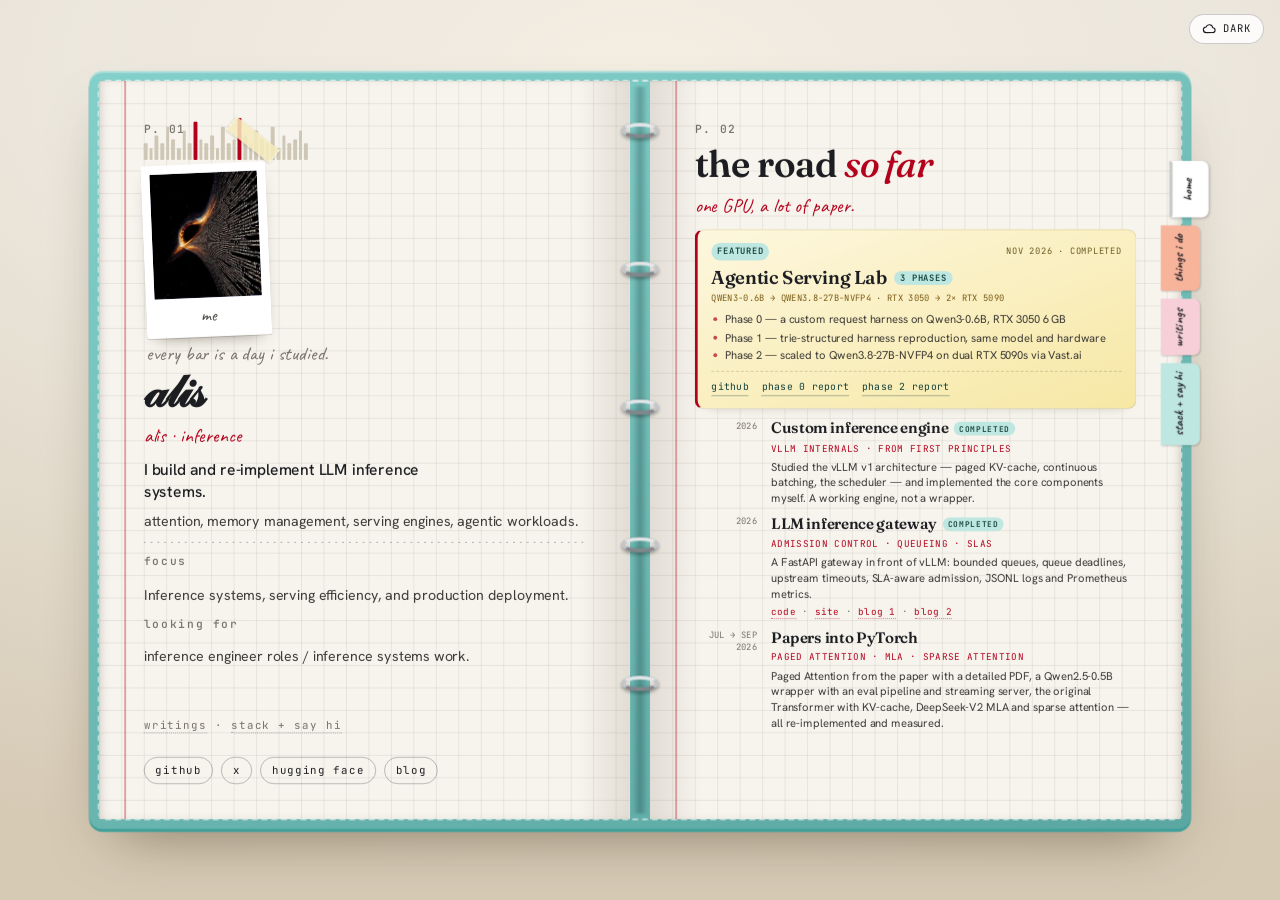
<file: index.html>
<!doctype html>
<html lang="en" data-theme="light">
<head>
<meta charset="utf-8">
<meta name="viewport" content="width=device-width, initial-scale=1">
<title>𝒶𝓁𝒾𝓈 · inference journal</title>
<meta name="description" content="alis — I build and re-implement LLM inference systems: attention, memory management, serving engines and agentic workloads, measured on a single RTX 3050.">
<meta name="theme-color" content="#ece7dd">
<meta name="color-scheme" content="light dark">
<link rel="canonical" href="https://softmaxxer101.github.io/">
<meta property="og:title" content="𝒶𝓁𝒾𝓈 · inference journal">
<meta property="og:description" content="alis — I build and re-implement LLM inference systems. Attention mechanisms, memory management, serving engines.">
<meta property="og:type" content="website">
<meta name="twitter:card" content="summary_large_image">
<meta name="twitter:site" content="@import_alis">
<meta name="twitter:creator" content="@import_alis">
<link rel="preconnect" href="https://fonts.googleapis.com">
<link rel="preconnect" href="https://fonts.gstatic.com" crossorigin>
<link href="https://fonts.googleapis.com/css2?family=Fraunces:ital,opsz,wght@0,9..144,100..900;1,9..144,100..900&family=Hanken+Grotesk:ital,wght@0,100..900;1,100..900&family=Caveat:wght@400..700&family=JetBrains+Mono:ital,wght@0,100..800;1,100..800&display=swap" rel="stylesheet">
<link rel="stylesheet" href="styles.css?v=28">
<script>try{if(localStorage.getItem('alis-theme')==='dark')document.documentElement.setAttribute('data-theme','dark')}catch(e){}</script>
<script type="application/ld+json">
{"@context":"https://schema.org","@type":"Person","name":"alis","alternateName":"𝒶𝓁𝒾𝓈","url":"https://softmaxxer101.github.io/","jobTitle":"LLM Inference Engineer","description":"Self-taught LLM systems engineer re-implementing modern inference techniques from first principles.","sameAs":["https://github.com/softmaxxer101","https://x.com/import_alis","https://huggingface.co/softmaxxer101"]}
</script>
</head>
<body>

<svg class="sprite" aria-hidden="true"><defs>
<symbol id="i-chip" viewBox="0 0 24 24"><rect x="7" y="7" width="10" height="10" rx="2"/><rect x="10.5" y="10.5" width="3" height="3" rx=".6" fill="currentColor" stroke="none"/><path d="M10 3v3M14 3v3M10 18v3M14 18v3M3 10h3M3 14h3M18 10h3M18 14h3"/></symbol>
<symbol id="i-terminal" viewBox="0 0 24 24"><rect x="2.5" y="4" width="19" height="16" rx="2.5"/><path d="M6.5 9.5 9.5 12l-3 2.5M12 15h5"/></symbol>
<symbol id="i-layers" viewBox="0 0 24 24"><path d="M12 3 3 7.5l9 4.5 9-4.5L12 3Z"/><path d="m3 12.2 9 4.5 9-4.5M3 16.7l9 4.5 9-4.5"/></symbol>
<symbol id="i-grid" viewBox="0 0 24 24"><rect x="3" y="3" width="18" height="18" rx="2"/><path d="M9 3v18M15 3v18M3 9h18M3 15h18"/></symbol>
<symbol id="i-gauge" viewBox="0 0 24 24"><path d="M4 18a8 8 0 1 1 16 0"/><path d="m12 14 4-4"/><circle cx="12" cy="18" r="1.2" fill="currentColor" stroke="none"/></symbol>
<symbol id="i-bolt" viewBox="0 0 24 24"><path d="M13 2 4.5 13.5H11l-1 8.5L18.5 10H12l1-8Z"/></symbol>
<symbol id="i-globe" viewBox="0 0 24 24"><circle cx="12" cy="12" r="9"/><path d="M3 12h18M12 3c2.6 2.6 2.6 15.4 0 18-2.6-2.6-2.6-15.4 0-18Z"/></symbol>
<symbol id="i-music" viewBox="0 0 24 24"><path d="M9 18V6l10-2v12"/><circle cx="6.5" cy="18" r="2.5"/><circle cx="16.5" cy="16" r="2.5"/></symbol>
<symbol id="i-book" viewBox="0 0 24 24"><path d="M4 4.5A2.5 2.5 0 0 1 6.5 2H20v18H6.5A2.5 2.5 0 0 0 4 22V4.5Z"/><path d="M4 19.5A2.5 2.5 0 0 1 6.5 17H20"/></symbol>
<symbol id="i-pen" viewBox="0 0 24 24"><path d="M15.5 3.5 20.5 8.5 9 20H4v-5L15.5 3.5Z"/><path d="m14 5 5 5"/></symbol>
<symbol id="i-branch" viewBox="0 0 24 24"><circle cx="6" cy="6" r="2.5"/><circle cx="6" cy="18" r="2.5"/><circle cx="18" cy="9" r="2.5"/><path d="M6 8.5v7M8.5 6H13a2.5 2.5 0 0 1 2.5 2.5V7"/></symbol>
<symbol id="i-doc" viewBox="0 0 24 24"><path d="M6 2.5h8L19 7.5v14H6v-19Z"/><path d="M14 2.5v5h5M9 13h7M9 17h5"/></symbol>
<symbol id="i-brain" viewBox="0 0 24 24"><path d="M9.5 4A3.5 3.5 0 0 0 6 7.5 3 3 0 0 0 4.5 13 3 3 0 0 0 6.5 18 3 3 0 0 0 12 20V4.8A2 2 0 0 0 9.5 4Z"/><path d="M14.5 4A3.5 3.5 0 0 1 18 7.5a3 3 0 0 1 1.5 5.5 3 3 0 0 1-2 5A3 3 0 0 1 12 20"/></symbol>
<symbol id="i-db" viewBox="0 0 24 24"><ellipse cx="12" cy="6" rx="8" ry="3.2"/><path d="M4 6v12c0 1.8 3.6 3.2 8 3.2s8-1.4 8-3.2V6M4 12c0 1.8 3.6 3.2 8 3.2s8-1.4 8-3.2"/></symbol>
<symbol id="i-rocket" viewBox="0 0 24 24"><path d="M14 4c4 0 6 2 6 6 0 5-4 8-8 10l-2-2c2-4 5-8 10-8"/><path d="m8 12 4 4M6 14l-2 2 1 3 3 1 2-2"/><circle cx="15.5" cy="8.5" r="1.3" fill="currentColor" stroke="none"/></symbol>
<symbol id="i-monitor" viewBox="0 0 24 24"><rect x="2.5" y="4" width="19" height="12.5" rx="2"/><path d="M9 20h6M12 16.5V20"/></symbol>
<symbol id="i-keyboard" viewBox="0 0 24 24"><rect x="2" y="6" width="20" height="12" rx="2"/><path d="M6 10h.01M10 10h.01M14 10h.01M18 10h.01M6 14h12"/></symbol>
<symbol id="i-mouse" viewBox="0 0 24 24"><rect x="6" y="2.5" width="12" height="19" rx="6"/><path d="M12 6.5v4"/></symbol>
<symbol id="i-headphones" viewBox="0 0 24 24"><path d="M4 14v-2a8 8 0 0 1 16 0v2"/><rect x="2.5" y="13.5" width="4.5" height="7" rx="2"/><rect x="17" y="13.5" width="4.5" height="7" rx="2"/></symbol>
<symbol id="i-mic" viewBox="0 0 24 24"><rect x="9" y="2.5" width="6" height="11" rx="3"/><path d="M5.5 11a6.5 6.5 0 0 0 13 0M12 17.5V21M9 21h6"/></symbol>
<symbol id="i-bulb" viewBox="0 0 24 24"><path d="M9 17h6M10 21h4"/><path d="M12 2.5a6.5 6.5 0 0 0-3.7 11.8V17h7.4v-2.7A6.5 6.5 0 0 0 12 2.5Z"/></symbol>
<symbol id="i-speaker" viewBox="0 0 24 24"><rect x="5" y="2.5" width="14" height="19" rx="3"/><circle cx="12" cy="15" r="3.5"/><circle cx="12" cy="7" r="1.4" fill="currentColor" stroke="none"/></symbol>
<symbol id="i-camera" viewBox="0 0 24 24"><path d="M3 8.5A2.5 2.5 0 0 1 5.5 6h1.7l1.2-2h7.2l1.2 2h1.7A2.5 2.5 0 0 1 21 8.5v9A2.5 2.5 0 0 1 18.5 20h-13A2.5 2.5 0 0 1 3 17.5v-9Z"/><circle cx="12" cy="13" r="3.5"/></symbol>
<symbol id="i-watch" viewBox="0 0 24 24"><circle cx="12" cy="12" r="6"/><path d="M12 9.5V12l1.8 1.2M9 6.5 8.6 2.5h6.8L15 6.5M9 17.5l-.4 4h6.8l-.4-4"/></symbol>
<symbol id="i-cloud" viewBox="0 0 24 24"><path d="M7 18.5a4.5 4.5 0 0 1-.5-9 5.5 5.5 0 0 1 10.6 1.3A3.8 3.8 0 0 1 17 18.5H7Z"/></symbol>
<symbol id="i-flask" viewBox="0 0 24 24"><path d="M9.5 3v6L4.5 18a2.4 2.4 0 0 0 2.1 3.5h10.8A2.4 2.4 0 0 0 19.5 18l-5-9V3"/><path d="M8 3h8M7.5 14h9"/></symbol>
<symbol id="i-snake" viewBox="0 0 24 24"><path d="M6.5 5.5A2.5 2.5 0 0 1 9 3h6a2.5 2.5 0 0 1 2.5 2.5V9a2.5 2.5 0 0 1-2.5 2.5H9A2.5 2.5 0 0 0 6.5 14v4.5A2.5 2.5 0 0 0 9 21h6a2.5 2.5 0 0 0 2.5-2.5"/><circle cx="9.5" cy="6" r="1" fill="currentColor" stroke="none"/><circle cx="14.5" cy="18" r="1" fill="currentColor" stroke="none"/></symbol>
<symbol id="i-spark" viewBox="0 0 24 24"><path d="M12 2.5 14 9l6.5 2-6.5 2-2 6.5-2-6.5L3.5 11 10 9l2-6.5Z"/></symbol>
<symbol id="i-folder" viewBox="0 0 24 24"><path d="M3 6.5A2.5 2.5 0 0 1 5.5 4h3.2l2 2.5h7.8A2.5 2.5 0 0 1 21 9v8.5A2.5 2.5 0 0 1 18.5 20h-13A2.5 2.5 0 0 1 3 17.5v-11Z"/></symbol>
<symbol id="i-mail" viewBox="0 0 24 24"><rect x="2.5" y="5" width="19" height="14" rx="2.5"/><path d="m3.5 7 8.5 6 8.5-6"/></symbol>
<symbol id="i-x" viewBox="0 0 24 24"><path d="M3 3h4.2l5 6.7L17.6 3H21l-7.1 8.3L21.6 21h-4.2l-5.4-7.2L6 21H2.6l7.5-8.8L3 3Z" fill="currentColor" stroke="none"/></symbol>
<symbol id="i-link" viewBox="0 0 24 24"><path d="M10 13.5a4 4 0 0 0 5.7 0l3-3a4 4 0 0 0-5.7-5.7l-1.3 1.3"/><path d="M14 10.5a4 4 0 0 0-5.7 0l-3 3a4 4 0 0 0 5.7 5.7l1.3-1.3"/></symbol>
<symbol id="i-arrow" viewBox="0 0 24 24"><path d="M5 12h14M13 6l6 6-6 6"/></symbol>
<symbol id="i-dl" viewBox="0 0 24 24"><path d="M12 4v12M7 11l5 5 5-5M5 20h14"/></symbol>
<symbol id="i-up" viewBox="0 0 24 24"><path d="M12 20V8M7 13l5-5 5 5M5 4h14"/></symbol>
</defs></svg>

<header class="rh sr-only">
  <span class="rh-name">𝒶𝓁𝒾𝓈</span> — inference systems, projects, writings, stack
</header>

<button class="themebtn" id="themebtn" type="button" aria-label="switch to dark mode">
  <svg class="i sm"><use href="#i-cloud"/></svg><span>dark</span>
</button>

<div class="stage">
  <div class="scene">
    <div class="book" id="book">
      <div class="cover-back" aria-hidden="true"></div>

      <!-- ============ 01 · HOME ============ -->
      <div class="spread" data-i="0" data-title="home">
        <section class="page pl">
          <p class="mono">P. 01</p>
          <div class="me-wrap">
            <div class="skyline" role="img" aria-label="Every bar is a day of study since June 2026, the tall one is a sixteen hour session."></div>
            <span class="tape"></span>
            <div class="polaroid mini">
              <div class="ph"><img src="assets/me.png" alt="alis" loading="lazy"></div>
              <div class="cap">me</div>
            </div>
          </div>
          <p class="pen" style="margin:3px 0 0 2px;color:var(--grey)">every bar is a day i studied.</p>
          <h1 class="name">𝒶𝓁𝒾𝓈</h1>
          <p class="pen" style="margin-top:8px">alis · inference</p>
          <p class="lead">I build and re-implement LLM inference systems.</p>
          <p class="desc">attention, memory management, serving engines, agentic workloads.</p>
          <div class="hr-dot"></div>
          <p class="mono sec">focus</p>
          <p class="desc">Inference systems, serving efficiency, and production deployment.</p>
          <p class="mono sec">looking for</p>
          <p class="desc">inference engineer roles / inference systems work.</p>
          <div class="pagefoot">
            <p class="quietnav">
              <a class="jump" href="#writings" data-to="writings">writings</a> ·
              <a class="jump" href="#stack" data-to="stack">stack + say hi</a>
            </p>
            <div class="links">
              <a href="https://github.com/softmaxxer101" target="_blank" rel="noopener">github</a>
              <a href="https://x.com/import_alis" target="_blank" rel="noopener">x</a>
              <a href="https://huggingface.co/softmaxxer101" target="_blank" rel="noopener">hugging face</a>
              <a href="https://softmaxxer101.github.io/" target="_blank" rel="noopener">blog</a>
            </div>
          </div>
        </section>
        <section class="page pr">
          <p class="mono">P. 02</p>
          <h1 class="h1">the road <em>so far</em></h1>
          <p class="pen">one GPU, a lot of paper.</p>

          <div class="roadfeat">
            <div class="rf-top">
              <span class="badge">featured</span>
              <span class="rf-when">NOV 2026 · COMPLETED</span>
            </div>
            <h3>Agentic Serving Lab <span class="badge done">3 phases</span></h3>
            <p class="meta">Qwen3-0.6B → Qwen3.8-27B-NVFP4 · RTX 3050 → 2× RTX 5090</p>
            <ul class="ticks">
              <li>Phase 0 — a custom request harness on Qwen3-0.6B, RTX 3050 6 GB</li>
              <li>Phase 1 — trie-structured harness reproduction, same model and hardware</li>
              <li>Phase 2 — scaled to Qwen3.8-27B-NVFP4 on dual RTX 5090s via Vast.ai</li>
            </ul>
            <div class="roadlinks">
              <a href="https://github.com/softmaxxer101/agentic-serving" target="_blank" rel="noopener">github</a>
              <a href="https://softmaxxer101.github.io/agentic-serving/agentic-serving-phase1.pdf" target="_blank" rel="noopener">phase 0 report</a>
              <a href="https://softmaxxer101.github.io/agentic-serving/agentic-serving-phase2.pdf" target="_blank" rel="noopener">phase 2 report</a>
            </div>
          </div>

          <ul class="joblist road">
            <li>
              <span class="yrs">2026</span>
              <div>
                <h3>Custom inference engine <span class="badge">completed</span></h3>
                <p class="meta">vLLM internals · from first principles</p>
                <p class="desc">Studied the vLLM v1 architecture — paged KV-cache, continuous batching, the scheduler — and implemented the core components myself. A working engine, not a wrapper.</p>
              </div>
            </li>
            <li>
              <span class="yrs">2026</span>
              <div>
                <h3>LLM inference gateway <span class="badge">completed</span></h3>
                <p class="meta">admission control · queueing · SLAs</p>
                <p class="desc">A FastAPI gateway in front of vLLM: bounded queues, queue deadlines, upstream timeouts, SLA-aware admission, JSONL logs and Prometheus metrics.</p>
                <p class="roadmini"><a href="https://github.com/softmaxxer101/inference_gateway" target="_blank" rel="noopener">code</a> · <a href="https://softmaxxer101.github.io/inference_gateway/" target="_blank" rel="noopener">site</a> · <a href="https://softmaxxer101.github.io/inference_gateway/blog1.pdf" target="_blank" rel="noopener">blog 1</a> · <a href="https://softmaxxer101.github.io/inference_gateway/blog2.pdf" target="_blank" rel="noopener">blog 2</a></p>
              </div>
            </li>
            <li>
              <span class="yrs">JUL → SEP<br>2026</span>
              <div>
                <h3>Papers into PyTorch</h3>
                <p class="meta">paged attention · MLA · sparse attention</p>
                <p class="desc">Paged Attention from the paper with a detailed PDF, a Qwen2.5-0.5B wrapper with an eval pipeline and streaming server, the original Transformer with KV-cache, DeepSeek-V2 MLA and sparse attention — all re-implemented and measured.</p>
              </div>
            </li>
          </ul>
        </section>
      </div>

      <!-- ============ 02 · THINGS I DO ============ -->
      <div class="spread" data-i="1" data-title="projects">
        <section class="page pl">
          <p class="mono">P. 03</p>
          <h1 class="h1">things i <em>do</em></h1>
          <p class="pen">re-implemented from the papers, not from a tutorial.</p>
          <div class="folders" id="folders"></div>
          <p class="pen" style="margin-top:auto;font-size:18px">pick one — each one says what it measured.</p>
        </section>
        <section class="page pr">
          <p class="mono">P. 04</p>
          <div class="projview" id="projview"></div>
        </section>
      </div>

      <!-- ============ 03 · WRITINGS ============ -->
      <div class="spread" data-i="2" data-title="writings">
        <section class="page pl">
          <p class="mono">P. 05</p>
          <h1 class="h1">writings</h1>
          <p class="mono count" id="wcount">4 notes</p>
          <p class="desc">long-form notes only. the newest one sits on top, highlighted.</p>
          <div class="feature" id="wfeature"></div>
          <div class="hr-dot"></div>
          <ul class="posts" id="wlist"></ul>
        </section>
        <section class="page pr">
          <p class="mono sec">how i write</p>
          <p class="desc">I read the paper. Write the code. Document the architecture. Deconstruct complex systems from the math to the script.</p>
          <p class="desc">The gap between a heavy research paper and a working PyTorch script is huge. I write to bridge that gap. These notes track the exact steps of turning raw formulas into functional architectures.</p>
          <div class="sticky">
            <span class="tape"></span>
            <p class="hand">i write everything down. if it isn't explained, i didn't understand it.</p>
          </div>
          <div class="sticky s2">
            <span class="tape"></span>
            <p class="hand">open-sourcing my thought process, from formulas to pytorch.</p>
          </div>
          <div class="sticky s3">
            <span class="tape"></span>
            <p class="hand">distilling heavy arxiv papers into clean pytorch scripts.</p>
          </div>
        </section>
      </div>

      <!-- ============ 04 · STACK + SAY HI ============ -->
      <div class="spread" data-i="3" data-title="stack">
        <section class="page pl">
          <p class="mono">P. 07</p>
          <h1 class="h1">technical <em>stack</em></h1>
          <div class="stackrows" id="stackrows"></div>
          <p class="mono sec">hardware</p>
          <ul class="hwrow" id="hwrow"></ul>
          <p class="desc hwnote">Local work stays inside 6 GiB. The 27B scale-up was rented by the hour on Vast.ai and kept under $20.</p>
        </section>
        <section class="page pr">
          <p class="mono">P. 08</p>
          <p class="mono sec">say hi</p>
          <ul class="sayhi" id="sayhi"></ul>
          <div class="hr-dot"></div>
          <p class="mono sec">dear alis</p>
          <p class="dear">thanks for stopping by.<br>if you're working on inference systems or hiring for them, just say hi.</p>
          <form class="letter" id="letter" novalidate>
            <label class="line"><span>i'm</span><input name="from" placeholder="who you are" autocomplete="name"></label>
            <label class="line"><span>write back at</span><input name="email" type="email" placeholder="you@example.com" autocomplete="email"></label>
            <label class="msg"><span class="hand">your message</span><textarea name="msg" rows="3" placeholder="what you're building, or what you want me to break next"></textarea></label>
            <div class="letterfoot">
              <span class="hand">yours, you</span>
              <button type="submit" class="send">send <svg class="i sm"><use href="#i-arrow"/></svg></button>
            </div>
          </form>
          <div class="sent" id="sent" hidden>
            <p class="mono" id="sentstate">delivered · to alis</p>
            <p class="desc" id="sentmsg">it is in the inbox now.</p>
            <a class="linksent" id="sentmail" href="#">or send it from your own mail app</a>
            <button class="tidy" id="again" type="button">write another →</button>
          </div>
        </section>
      </div>

      <div class="binding" aria-hidden="true"></div>

      <nav class="tabs" aria-label="sections"></nav>
    </div>
  </div>
</div>

<div class="spinebar">
  <button class="navbtn" id="prevBtn" type="button" aria-label="previous page"><svg class="i"><use href="#i-dl"/></svg></button>
  <div class="spineTab" id="spineTab"><svg class="i sm" id="spineIcon"><use href="#i-book"/></svg><span id="spineLabel">home</span></div>
  <span class="counter" id="counter">1 / 4</span>
  <button class="navbtn" id="nextBtn" type="button" aria-label="next page"><svg class="i"><use href="#i-up"/></svg></button>
</div>
<p class="swipehint" id="swipehint">swipe up or tap <b>↑</b></p>

<div class="flip" id="flip" aria-hidden="true"><div class="flipinner"></div></div>

<script src="app.js?v=29"></script>
</body>
</html>
</file>
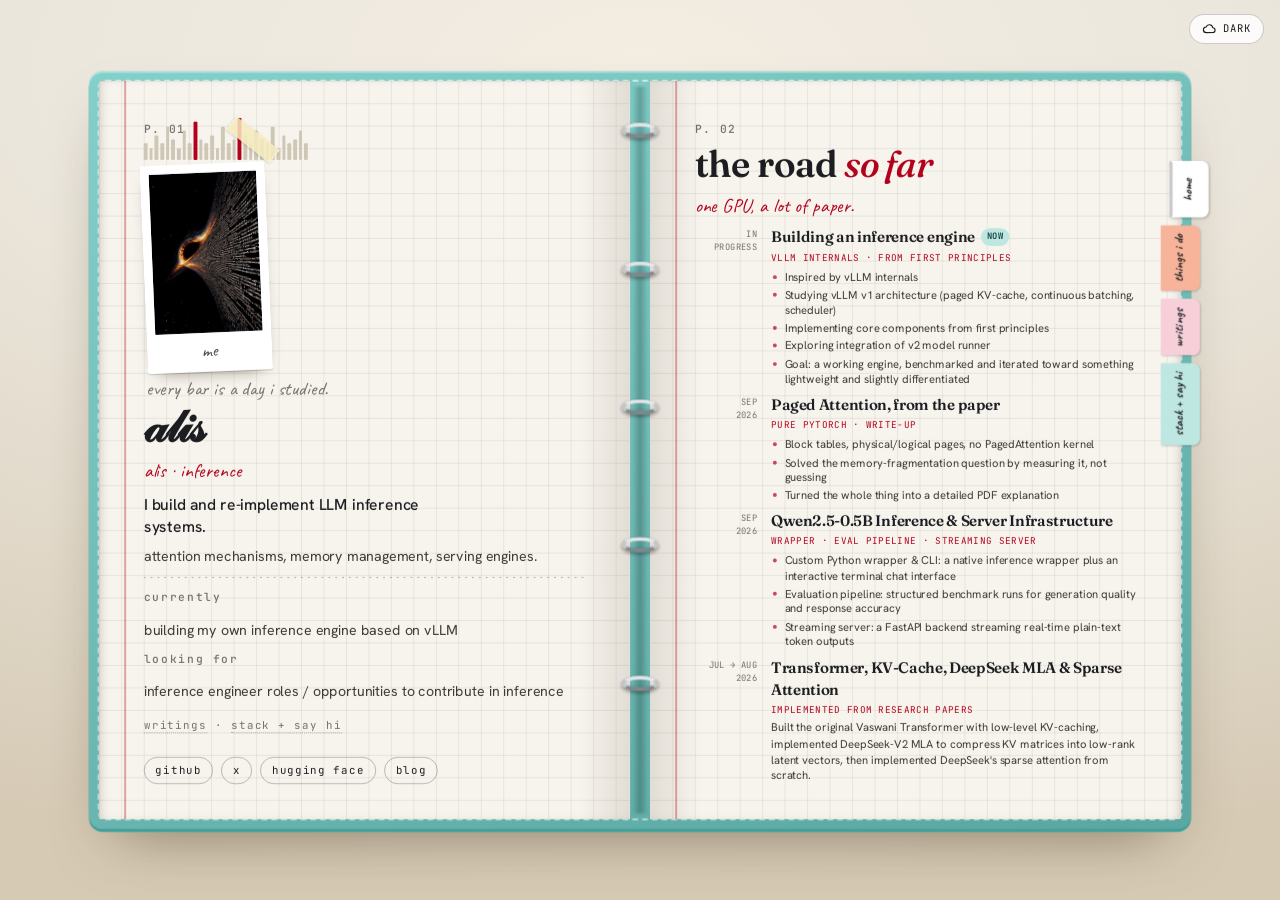
<file: oldfolio2/index.html>
<!doctype html>
<html lang="en" data-theme="light">
<head>
<meta charset="utf-8">
<meta name="viewport" content="width=device-width, initial-scale=1">
<title>𝒶𝓁𝒾𝓈 · inference journal</title>
<meta name="description" content="alis — I build and re-implement LLM inference systems. Attention mechanisms, memory management, serving engines, on a single RTX 3050.">
<meta name="theme-color" content="#ece7dd">
<meta name="color-scheme" content="light dark">
<link rel="canonical" href="https://softmaxxer101.github.io/">
<meta property="og:title" content="𝒶𝓁𝒾𝓈 · inference journal">
<meta property="og:description" content="alis — I build and re-implement LLM inference systems. Attention mechanisms, memory management, serving engines.">
<meta property="og:type" content="website">
<meta name="twitter:card" content="summary_large_image">
<meta name="twitter:site" content="@import_alis">
<meta name="twitter:creator" content="@import_alis">
<link rel="preconnect" href="https://fonts.googleapis.com">
<link rel="preconnect" href="https://fonts.gstatic.com" crossorigin>
<link href="https://fonts.googleapis.com/css2?family=Fraunces:ital,opsz,wght@0,9..144,100..900;1,9..144,100..900&family=Hanken+Grotesk:ital,wght@0,100..900;1,100..900&family=Caveat:wght@400..700&family=JetBrains+Mono:ital,wght@0,100..800;1,100..800&display=swap" rel="stylesheet">
<link rel="stylesheet" href="styles.css?v=24">
<script>try{if(localStorage.getItem('alis-theme')==='dark')document.documentElement.setAttribute('data-theme','dark')}catch(e){}</script>
<script type="application/ld+json">
{"@context":"https://schema.org","@type":"Person","name":"alis","alternateName":"𝒶𝓁𝒾𝓈","url":"https://softmaxxer101.github.io/","jobTitle":"LLM Inference Engineer","description":"Self-taught LLM systems engineer re-implementing modern inference techniques from first principles.","sameAs":["https://github.com/softmaxxer101","https://x.com/import_alis","https://huggingface.co/softmaxxer101"]}
</script>
</head>
<body>

<svg class="sprite" aria-hidden="true"><defs>
<symbol id="i-chip" viewBox="0 0 24 24"><rect x="7" y="7" width="10" height="10" rx="2"/><rect x="10.5" y="10.5" width="3" height="3" rx=".6" fill="currentColor" stroke="none"/><path d="M10 3v3M14 3v3M10 18v3M14 18v3M3 10h3M3 14h3M18 10h3M18 14h3"/></symbol>
<symbol id="i-terminal" viewBox="0 0 24 24"><rect x="2.5" y="4" width="19" height="16" rx="2.5"/><path d="M6.5 9.5 9.5 12l-3 2.5M12 15h5"/></symbol>
<symbol id="i-layers" viewBox="0 0 24 24"><path d="M12 3 3 7.5l9 4.5 9-4.5L12 3Z"/><path d="m3 12.2 9 4.5 9-4.5M3 16.7l9 4.5 9-4.5"/></symbol>
<symbol id="i-grid" viewBox="0 0 24 24"><rect x="3" y="3" width="18" height="18" rx="2"/><path d="M9 3v18M15 3v18M3 9h18M3 15h18"/></symbol>
<symbol id="i-gauge" viewBox="0 0 24 24"><path d="M4 18a8 8 0 1 1 16 0"/><path d="m12 14 4-4"/><circle cx="12" cy="18" r="1.2" fill="currentColor" stroke="none"/></symbol>
<symbol id="i-bolt" viewBox="0 0 24 24"><path d="M13 2 4.5 13.5H11l-1 8.5L18.5 10H12l1-8Z"/></symbol>
<symbol id="i-globe" viewBox="0 0 24 24"><circle cx="12" cy="12" r="9"/><path d="M3 12h18M12 3c2.6 2.6 2.6 15.4 0 18-2.6-2.6-2.6-15.4 0-18Z"/></symbol>
<symbol id="i-music" viewBox="0 0 24 24"><path d="M9 18V6l10-2v12"/><circle cx="6.5" cy="18" r="2.5"/><circle cx="16.5" cy="16" r="2.5"/></symbol>
<symbol id="i-book" viewBox="0 0 24 24"><path d="M4 4.5A2.5 2.5 0 0 1 6.5 2H20v18H6.5A2.5 2.5 0 0 0 4 22V4.5Z"/><path d="M4 19.5A2.5 2.5 0 0 1 6.5 17H20"/></symbol>
<symbol id="i-pen" viewBox="0 0 24 24"><path d="M15.5 3.5 20.5 8.5 9 20H4v-5L15.5 3.5Z"/><path d="m14 5 5 5"/></symbol>
<symbol id="i-branch" viewBox="0 0 24 24"><circle cx="6" cy="6" r="2.5"/><circle cx="6" cy="18" r="2.5"/><circle cx="18" cy="9" r="2.5"/><path d="M6 8.5v7M8.5 6H13a2.5 2.5 0 0 1 2.5 2.5V7"/></symbol>
<symbol id="i-doc" viewBox="0 0 24 24"><path d="M6 2.5h8L19 7.5v14H6v-19Z"/><path d="M14 2.5v5h5M9 13h7M9 17h5"/></symbol>
<symbol id="i-brain" viewBox="0 0 24 24"><path d="M9.5 4A3.5 3.5 0 0 0 6 7.5 3 3 0 0 0 4.5 13 3 3 0 0 0 6.5 18 3 3 0 0 0 12 20V4.8A2 2 0 0 0 9.5 4Z"/><path d="M14.5 4A3.5 3.5 0 0 1 18 7.5a3 3 0 0 1 1.5 5.5 3 3 0 0 1-2 5A3 3 0 0 1 12 20"/></symbol>
<symbol id="i-db" viewBox="0 0 24 24"><ellipse cx="12" cy="6" rx="8" ry="3.2"/><path d="M4 6v12c0 1.8 3.6 3.2 8 3.2s8-1.4 8-3.2V6M4 12c0 1.8 3.6 3.2 8 3.2s8-1.4 8-3.2"/></symbol>
<symbol id="i-rocket" viewBox="0 0 24 24"><path d="M14 4c4 0 6 2 6 6 0 5-4 8-8 10l-2-2c2-4 5-8 10-8"/><path d="m8 12 4 4M6 14l-2 2 1 3 3 1 2-2"/><circle cx="15.5" cy="8.5" r="1.3" fill="currentColor" stroke="none"/></symbol>
<symbol id="i-monitor" viewBox="0 0 24 24"><rect x="2.5" y="4" width="19" height="12.5" rx="2"/><path d="M9 20h6M12 16.5V20"/></symbol>
<symbol id="i-keyboard" viewBox="0 0 24 24"><rect x="2" y="6" width="20" height="12" rx="2"/><path d="M6 10h.01M10 10h.01M14 10h.01M18 10h.01M6 14h12"/></symbol>
<symbol id="i-mouse" viewBox="0 0 24 24"><rect x="6" y="2.5" width="12" height="19" rx="6"/><path d="M12 6.5v4"/></symbol>
<symbol id="i-headphones" viewBox="0 0 24 24"><path d="M4 14v-2a8 8 0 0 1 16 0v2"/><rect x="2.5" y="13.5" width="4.5" height="7" rx="2"/><rect x="17" y="13.5" width="4.5" height="7" rx="2"/></symbol>
<symbol id="i-mic" viewBox="0 0 24 24"><rect x="9" y="2.5" width="6" height="11" rx="3"/><path d="M5.5 11a6.5 6.5 0 0 0 13 0M12 17.5V21M9 21h6"/></symbol>
<symbol id="i-bulb" viewBox="0 0 24 24"><path d="M9 17h6M10 21h4"/><path d="M12 2.5a6.5 6.5 0 0 0-3.7 11.8V17h7.4v-2.7A6.5 6.5 0 0 0 12 2.5Z"/></symbol>
<symbol id="i-speaker" viewBox="0 0 24 24"><rect x="5" y="2.5" width="14" height="19" rx="3"/><circle cx="12" cy="15" r="3.5"/><circle cx="12" cy="7" r="1.4" fill="currentColor" stroke="none"/></symbol>
<symbol id="i-camera" viewBox="0 0 24 24"><path d="M3 8.5A2.5 2.5 0 0 1 5.5 6h1.7l1.2-2h7.2l1.2 2h1.7A2.5 2.5 0 0 1 21 8.5v9A2.5 2.5 0 0 1 18.5 20h-13A2.5 2.5 0 0 1 3 17.5v-9Z"/><circle cx="12" cy="13" r="3.5"/></symbol>
<symbol id="i-watch" viewBox="0 0 24 24"><circle cx="12" cy="12" r="6"/><path d="M12 9.5V12l1.8 1.2M9 6.5 8.6 2.5h6.8L15 6.5M9 17.5l-.4 4h6.8l-.4-4"/></symbol>
<symbol id="i-cloud" viewBox="0 0 24 24"><path d="M7 18.5a4.5 4.5 0 0 1-.5-9 5.5 5.5 0 0 1 10.6 1.3A3.8 3.8 0 0 1 17 18.5H7Z"/></symbol>
<symbol id="i-flask" viewBox="0 0 24 24"><path d="M9.5 3v6L4.5 18a2.4 2.4 0 0 0 2.1 3.5h10.8A2.4 2.4 0 0 0 19.5 18l-5-9V3"/><path d="M8 3h8M7.5 14h9"/></symbol>
<symbol id="i-snake" viewBox="0 0 24 24"><path d="M6.5 5.5A2.5 2.5 0 0 1 9 3h6a2.5 2.5 0 0 1 2.5 2.5V9a2.5 2.5 0 0 1-2.5 2.5H9A2.5 2.5 0 0 0 6.5 14v4.5A2.5 2.5 0 0 0 9 21h6a2.5 2.5 0 0 0 2.5-2.5"/><circle cx="9.5" cy="6" r="1" fill="currentColor" stroke="none"/><circle cx="14.5" cy="18" r="1" fill="currentColor" stroke="none"/></symbol>
<symbol id="i-spark" viewBox="0 0 24 24"><path d="M12 2.5 14 9l6.5 2-6.5 2-2 6.5-2-6.5L3.5 11 10 9l2-6.5Z"/></symbol>
<symbol id="i-folder" viewBox="0 0 24 24"><path d="M3 6.5A2.5 2.5 0 0 1 5.5 4h3.2l2 2.5h7.8A2.5 2.5 0 0 1 21 9v8.5A2.5 2.5 0 0 1 18.5 20h-13A2.5 2.5 0 0 1 3 17.5v-11Z"/></symbol>
<symbol id="i-mail" viewBox="0 0 24 24"><rect x="2.5" y="5" width="19" height="14" rx="2.5"/><path d="m3.5 7 8.5 6 8.5-6"/></symbol>
<symbol id="i-x" viewBox="0 0 24 24"><path d="M3 3h4.2l5 6.7L17.6 3H21l-7.1 8.3L21.6 21h-4.2l-5.4-7.2L6 21H2.6l7.5-8.8L3 3Z" fill="currentColor" stroke="none"/></symbol>
<symbol id="i-link" viewBox="0 0 24 24"><path d="M10 13.5a4 4 0 0 0 5.7 0l3-3a4 4 0 0 0-5.7-5.7l-1.3 1.3"/><path d="M14 10.5a4 4 0 0 0-5.7 0l-3 3a4 4 0 0 0 5.7 5.7l1.3-1.3"/></symbol>
<symbol id="i-arrow" viewBox="0 0 24 24"><path d="M5 12h14M13 6l6 6-6 6"/></symbol>
<symbol id="i-dl" viewBox="0 0 24 24"><path d="M12 4v12M7 11l5 5 5-5M5 20h14"/></symbol>
<symbol id="i-up" viewBox="0 0 24 24"><path d="M12 20V8M7 13l5-5 5 5M5 4h14"/></symbol>
</defs></svg>

<header class="rh sr-only">
  <span class="rh-name">𝒶𝓁𝒾𝓈</span> — inference systems, projects, writings, stack
</header>

<button class="themebtn" id="themebtn" type="button" aria-label="switch to dark mode">
  <svg class="i sm"><use href="#i-cloud"/></svg><span>dark</span>
</button>

<div class="stage">
  <div class="scene">
    <div class="book" id="book">
      <div class="cover-back" aria-hidden="true"></div>

      <!-- ============ 01 · HOME ============ -->
      <div class="spread" data-i="0" data-title="home">
        <section class="page pl">
          <p class="mono">P. 01</p>
          <div class="me-wrap">
            <div class="skyline" role="img" aria-label="Every bar is a day of study since June 2026, the tall one is a sixteen hour session."></div>
            <span class="tape"></span>
            <div class="polaroid mini">
              <div class="ph"><img src="assets/me.png" alt="alis" loading="lazy"></div>
              <div class="cap">me</div>
            </div>
          </div>
          <p class="pen" style="margin:3px 0 0 2px;color:var(--grey)">every bar is a day i studied.</p>
          <h1 class="name">𝒶𝓁𝒾𝓈</h1>
          <p class="pen" style="margin-top:8px">alis · inference</p>
          <p class="lead">I build and re-implement LLM inference systems.</p>
          <p class="desc">attention mechanisms, memory management, serving engines.</p>
          <div class="hr-dot"></div>
          <p class="mono sec">currently</p>
          <p class="desc">building my own inference engine based on vLLM</p>
          <p class="mono sec">looking for</p>
          <p class="desc">inference engineer roles / opportunities to contribute in inference</p>
          <div class="pagefoot">
            <p class="quietnav">
              <a class="jump" href="#writings" data-to="writings">writings</a> ·
              <a class="jump" href="#stack" data-to="stack">stack + say hi</a>
            </p>
            <div class="links">
              <a href="https://github.com/softmaxxer101" target="_blank" rel="noopener">github</a>
              <a href="https://x.com/import_alis" target="_blank" rel="noopener">x</a>
              <a href="https://huggingface.co/softmaxxer101" target="_blank" rel="noopener">hugging face</a>
              <a href="https://softmaxxer101.github.io/" target="_blank" rel="noopener">blog</a>
            </div>
          </div>
        </section>
        <section class="page pr">
          <p class="mono">P. 02</p>
          <h1 class="h1">the road <em>so far</em></h1>
          <p class="pen">one GPU, a lot of paper.</p>
          <ul class="joblist road">
            <li>
              <span class="yrs">IN<br>PROGRESS</span>
              <div>
                <h3>Building an inference engine <span class="badge">now</span></h3>
                <p class="meta">vLLM internals · from first principles</p>
                <ul class="ticks">
                  <li>Inspired by vLLM internals</li>
                  <li>Studying vLLM v1 architecture (paged KV-cache, continuous batching, scheduler)</li>
                  <li>Implementing core components from first principles</li>
                  <li>Exploring integration of v2 model runner</li>
                  <li>Goal: a working engine, benchmarked and iterated toward something lightweight and slightly differentiated</li>
                </ul>
              </div>
            </li>
            <li>
              <span class="yrs">SEP<br>2026</span>
              <div>
                <h3>Paged Attention, from the paper</h3>
                <p class="meta">Pure PyTorch · write-up</p>
                <ul class="ticks">
                  <li>Block tables, physical/logical pages, no PagedAttention kernel</li>
                  <li>Solved the memory-fragmentation question by measuring it, not guessing</li>
                  <li>Turned the whole thing into a detailed PDF explanation</li>
                </ul>
              </div>
            </li>
            <li>
              <span class="yrs">SEP<br>2026</span>
              <div>
                <h3>Qwen2.5-0.5B Inference &amp; Server Infrastructure</h3>
                <p class="meta">wrapper · eval pipeline · streaming server</p>
                <ul class="ticks">
                  <li>Custom Python wrapper &amp; CLI: a native inference wrapper plus an interactive terminal chat interface</li>
                  <li>Evaluation pipeline: structured benchmark runs for generation quality and response accuracy</li>
                  <li>Streaming server: a FastAPI backend streaming real-time plain-text token outputs</li>
                </ul>
              </div>
            </li>
            <li>
              <span class="yrs">JUL → AUG<br>2026</span>
              <div>
                <h3>Transformer, KV-Cache, DeepSeek MLA &amp; Sparse Attention</h3>
                <p class="meta">implemented from research papers</p>
                <p class="desc">Built the original Vaswani Transformer with low-level KV-caching, implemented DeepSeek-V2 MLA to compress KV matrices into low-rank latent vectors, then implemented DeepSeek's sparse attention from scratch.</p>
              </div>
            </li>
          </ul>
        </section>
      </div>

      <!-- ============ 02 · THINGS I DO ============ -->
      <div class="spread" data-i="1" data-title="projects">
        <section class="page pl">
          <p class="mono">P. 03</p>
          <h1 class="h1">things i <em>do</em></h1>
          <p class="pen">re-implemented from the papers, not from a tutorial.</p>
          <div class="folders" id="folders"></div>
        </section>
        <section class="page pr">
          <p class="mono">P. 04</p>
          <div class="projview" id="projview"></div>
        </section>
      </div>

      <!-- ============ 03 · WRITINGS ============ -->
      <div class="spread" data-i="2" data-title="writings">
        <section class="page pl">
          <p class="mono">P. 05</p>
          <h1 class="h1">writings</h1>
          <p class="mono count" id="wcount">4 notes</p>
          <p class="desc">long-form notes only. the newest one sits on top, highlighted.</p>
          <div class="feature" id="wfeature"></div>
          <div class="hr-dot"></div>
          <ul class="posts" id="wlist"></ul>
        </section>
        <section class="page pr">
          <p class="mono sec">how i write</p>
          <p class="desc">I read the paper. Write the code. Document the architecture. Deconstruct complex systems from the math to the script.</p>
          <p class="desc">The gap between a heavy research paper and a working PyTorch script is huge. I write to bridge that gap. These notes track the exact steps of turning raw formulas into functional architectures.</p>
          <div class="sticky">
            <span class="tape"></span>
            <p class="hand">i write everything down. if it isn't explained, i didn't understand it.</p>
          </div>
          <div class="sticky s2">
            <span class="tape"></span>
            <p class="hand">open-sourcing my thought process, from formulas to pytorch.</p>
          </div>
          <div class="sticky s3">
            <span class="tape"></span>
            <p class="hand">distilling heavy arxiv papers into clean pytorch scripts.</p>
          </div>
        </section>
      </div>

      <!-- ============ 04 · STACK + SAY HI ============ -->
      <div class="spread" data-i="3" data-title="stack">
        <section class="page pl">
          <p class="mono">P. 07</p>
          <h1 class="h1">technical <em>stack</em></h1>
          <div class="stackrows" id="stackrows"></div>
          <p class="mono sec">hardware</p>
          <ul class="hwrow">
            <li><span class="ph"><svg class="i"><use href="#i-chip"/></svg></span><b id="hardware">NVIDIA RTX 3050 6GB</b></li>
          </ul>
        </section>
        <section class="page pr">
          <p class="mono">P. 08</p>
          <p class="mono sec">say hi</p>
          <ul class="sayhi" id="sayhi"></ul>
          <div class="hr-dot"></div>
          <p class="mono sec">dear alis</p>
          <p class="dear">thanks for stopping by.<br>if you're working on inference systems or hiring for them, just say hi.</p>
          <form class="letter" id="letter" novalidate>
            <label class="line"><span>i'm</span><input name="from" placeholder="who you are" autocomplete="name"></label>
            <label class="line"><span>write back at</span><input name="email" type="email" placeholder="you@example.com" autocomplete="email"></label>
            <label class="msg"><span class="hand">your message</span><textarea name="msg" rows="3" placeholder="what you're building, or what you want me to break next"></textarea></label>
            <div class="letterfoot">
              <span class="hand">yours, you</span>
              <button type="submit" class="send">send <svg class="i sm"><use href="#i-arrow"/></svg></button>
            </div>
          </form>
          <div class="sent" id="sent" hidden>
            <p class="mono" id="sentstate">delivered · to alis</p>
            <p class="desc" id="sentmsg">it is in the inbox now.</p>
            <a class="linksent" id="sentmail" href="#">or send it from your own mail app</a>
            <button class="tidy" id="again" type="button">write another →</button>
          </div>
        </section>
      </div>

      <div class="binding" aria-hidden="true"></div>

      <nav class="tabs" aria-label="sections"></nav>
    </div>
  </div>
</div>

<div class="spinebar">
  <button class="navbtn" id="prevBtn" type="button" aria-label="previous page"><svg class="i"><use href="#i-dl"/></svg></button>
  <div class="spineTab" id="spineTab"><svg class="i sm" id="spineIcon"><use href="#i-book"/></svg><span id="spineLabel">home</span></div>
  <span class="counter" id="counter">1 / 4</span>
  <button class="navbtn" id="nextBtn" type="button" aria-label="next page"><svg class="i"><use href="#i-up"/></svg></button>
</div>
<p class="swipehint" id="swipehint">swipe up or tap <b>↑</b></p>

<div class="flip" id="flip" aria-hidden="true"><div class="flipinner"></div></div>

<script src="app.js?v=24"></script>
</body>
</html>
</file>
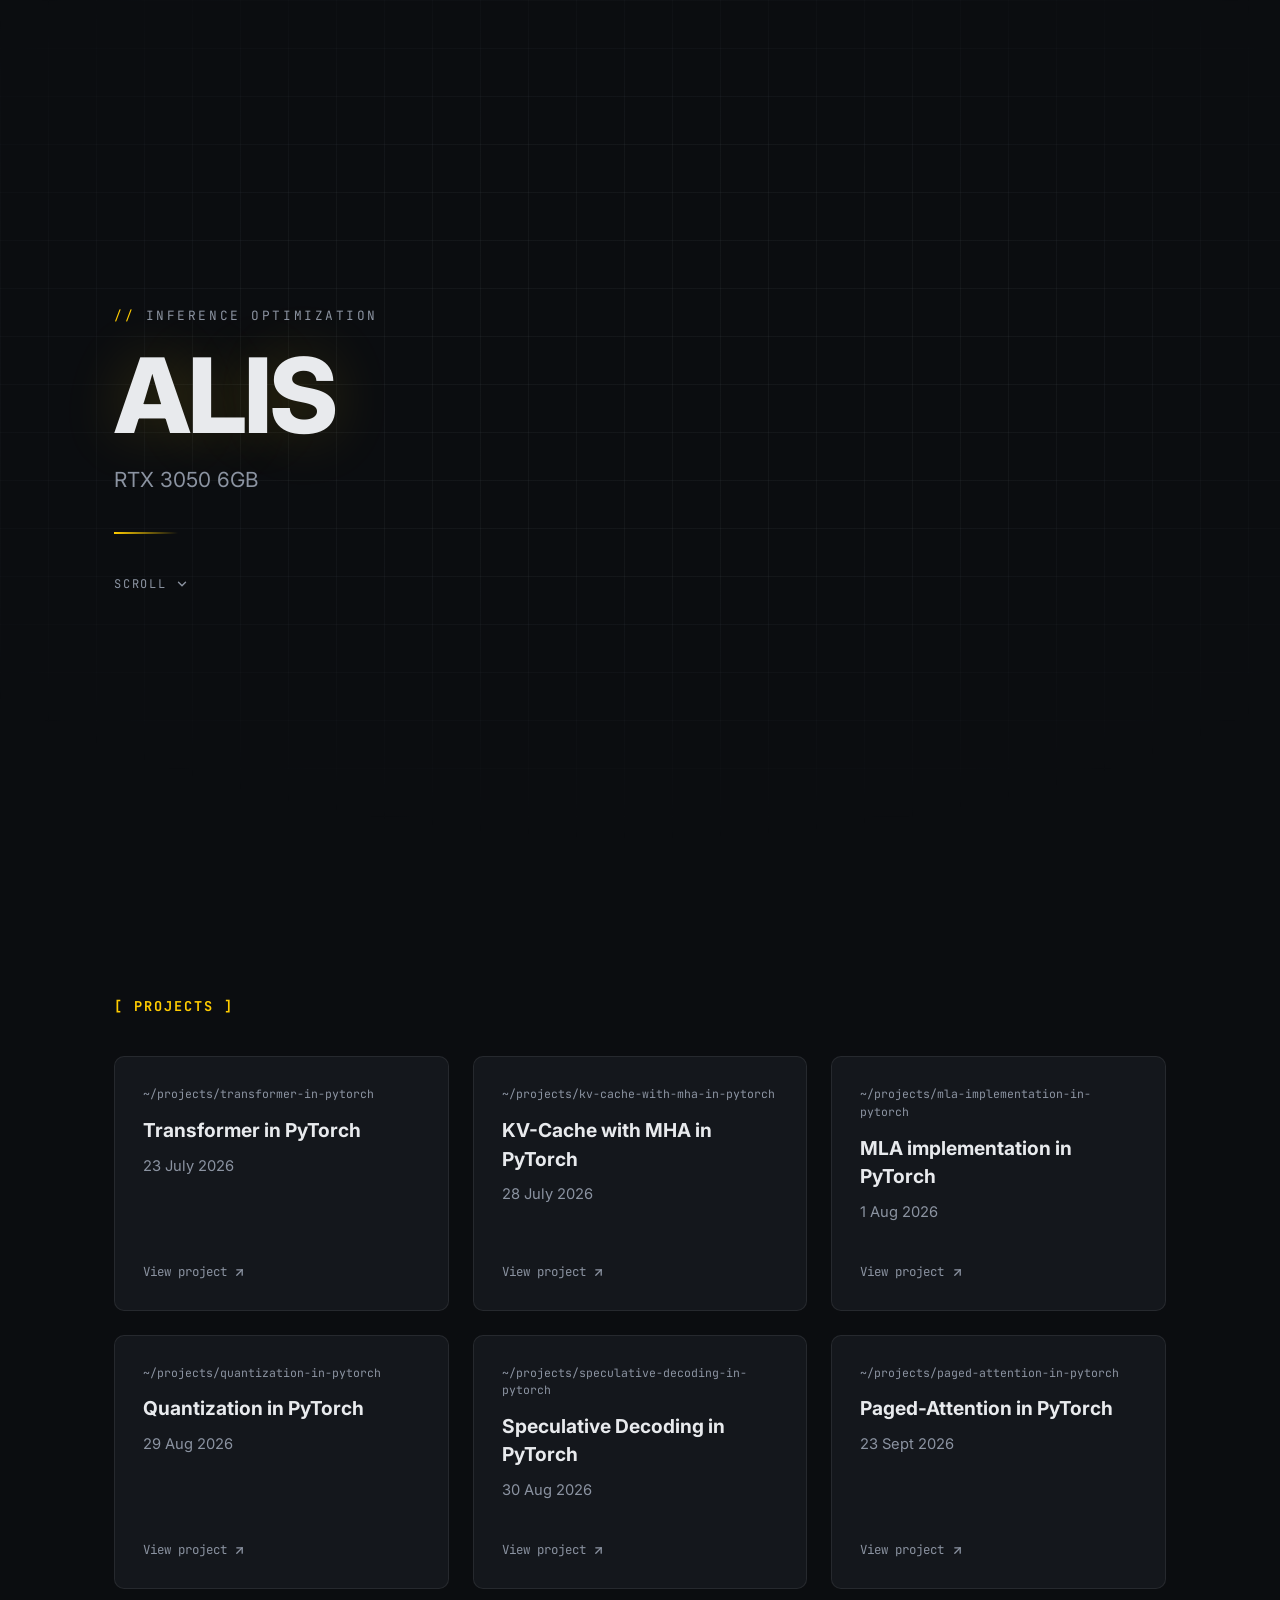
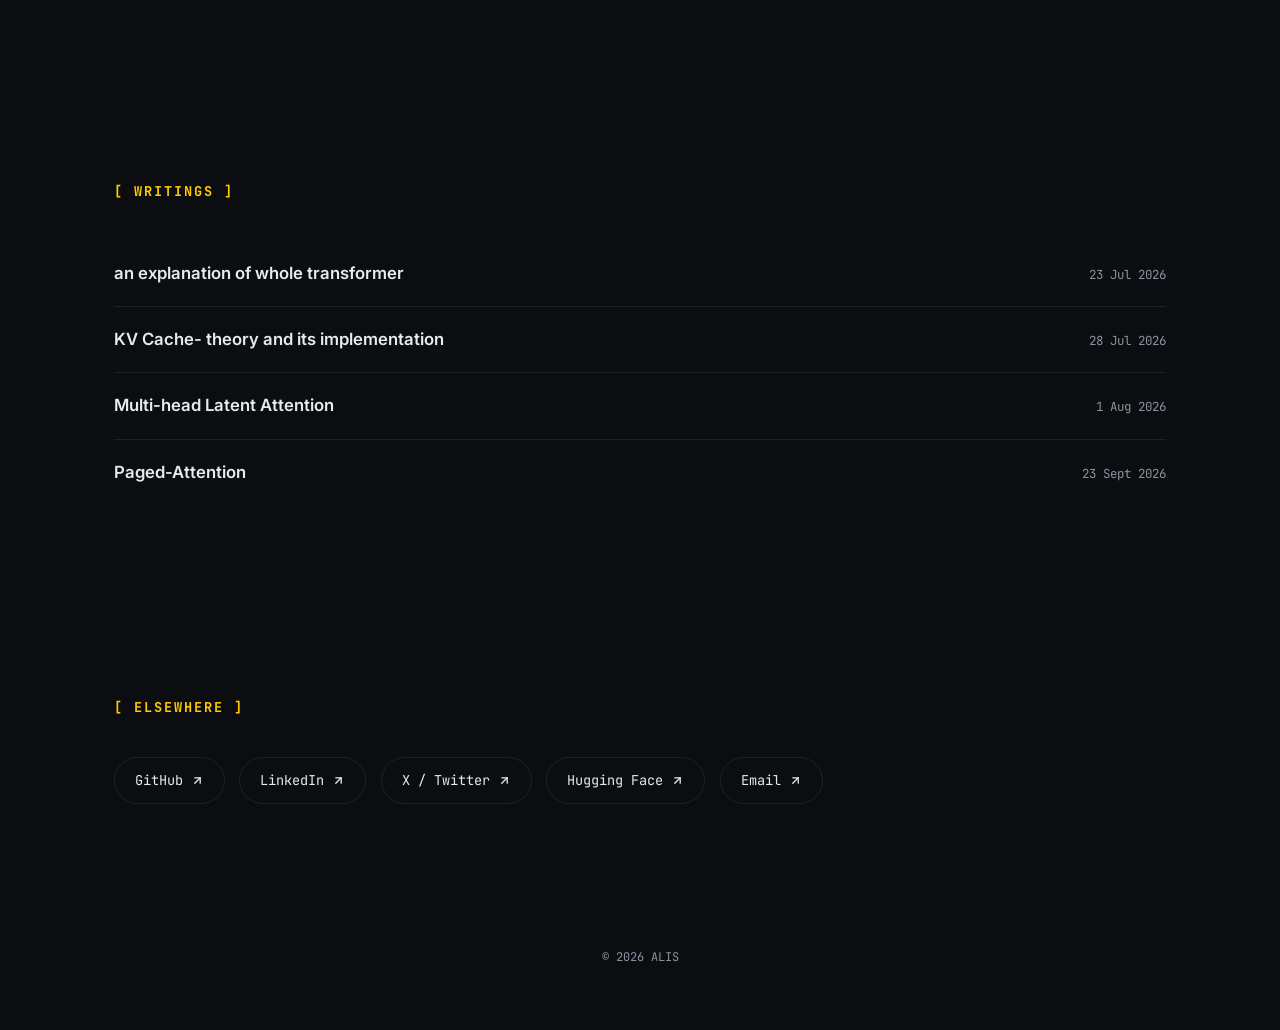
<file: backup.html>
<!DOCTYPE html>
<html lang="en">
<head>
  <!--
    ✏️ EDIT YOUR CONTENT: scroll to the <script> near the bottom of
    this file and edit the CONFIG object. That's the only part you
    need to touch to add, edit, or remove projects, links, or socials.
  -->
  <meta charset="UTF-8">
  <meta name="viewport" content="width=device-width, initial-scale=1.0">
  <meta name="color-scheme" content="dark">
  <meta name="theme-color" content="#0b0d10">
  <meta name="description" content="ALIS — INFERENCE OPTIMIZATION">
  <title>ALIS — portfolio</title>
  <link rel="icon" href="data:image/svg+xml,<svg xmlns='http://www.w3.org/2000/svg' viewBox='0 0 100 100'><rect width='100' height='100' rx='24' fill='%230b0d10'/><rect x='30' y='30' width='40' height='40' rx='8' fill='%23ffcc00'/></svg>">

  <link rel="preconnect" href="https://fonts.googleapis.com">
  <link rel="preconnect" href="https://fonts.gstatic.com" crossorigin>
  <link href="https://fonts.googleapis.com/css2?family=Inter:wght@400;500;600;700;800&family=JetBrains+Mono:wght@400;500;600&display=swap" rel="stylesheet">

  <style>
    :root {
      --bg: #0b0d10;
      --surface: #14171c;
      --surface-hover: #1a1f26;
      --border: rgba(255,255,255,0.08);
      --border-hover: rgba(255,204,0,0.5);
      --yellow: #ffcc00;
      --yellow-dim: rgba(255,204,0,0.12);
      --ink: #e8eaed;
      --muted: #8b93a1;
      --grid-line: rgba(139,147,161,0.07);
      --font-display: 'Inter', -apple-system, BlinkMacSystemFont, sans-serif;
      --font-mono: 'JetBrains Mono', 'SFMono-Regular', Menlo, monospace;
      --radius: 10px;
      --max-w: 1100px;
    }

    * { margin: 0; padding: 0; box-sizing: border-box; }
    html { scroll-behavior: smooth; }

    body {
      background: var(--bg);
      color: var(--ink);
      font-family: var(--font-display);
      line-height: 1.5;
      -webkit-font-smoothing: antialiased;
    }

    a { color: inherit; text-decoration: none; }
    svg { display: block; }
    ::selection { background: var(--yellow); color: #0b0d10; }

    :focus-visible {
      outline: 2px solid var(--yellow);
      outline-offset: 3px;
    }

    /* ============ HERO ============ */
    .hero {
      position: relative;
      isolation: isolate;
      min-height: 100vh;
      min-height: 100dvh;
      display: flex;
      align-items: center;
      overflow: hidden;
    }

    .hero-bg {
      position: absolute;
      inset: 0;
      z-index: -1;
      background-image:
        linear-gradient(var(--grid-line) 1px, transparent 1px),
        linear-gradient(90deg, var(--grid-line) 1px, transparent 1px);
      background-size: 48px 48px;
      -webkit-mask-image: radial-gradient(ellipse 80% 60% at 50% 40%, black 40%, transparent 90%);
              mask-image: radial-gradient(ellipse 80% 60% at 50% 40%, black 40%, transparent 90%);
    }

    .hero-bg::after {
      content: '';
      position: absolute;
      left: 0;
      right: 0;
      top: -140px;
      height: 140px;
      background: linear-gradient(to bottom, transparent, rgba(255,204,0,0.06), transparent);
      animation: scanSweep 9s linear infinite;
    }

    @keyframes scanSweep {
      0%   { transform: translateY(0); }
      100% { transform: translateY(calc(100vh + 140px)); }
    }

    .hero-inner {
      position: relative;
      max-width: var(--max-w);
      margin: 0 auto;
      padding: 0 1.5rem;
      width: 100%;
    }

    .kicker {
      font-family: var(--font-mono);
      font-size: 0.8rem;
      letter-spacing: 0.2em;
      text-transform: uppercase;
      color: var(--muted);
      margin-bottom: 1.25rem;
    }

    .kicker::before { content: '// '; color: var(--yellow); }

    .hero-name {
      font-size: clamp(3rem, 11vw, 6.5rem);
      font-weight: 800;
      letter-spacing: -0.03em;
      line-height: 0.95;
      text-shadow: 0 0 60px rgba(255,204,0,0.18);
    }

    .hero-tagline {
      margin-top: 1.25rem;
      max-width: 38ch;
      font-size: clamp(1.05rem, 2vw, 1.3rem);
      color: var(--muted);
    }

    .hero-divider {
      width: 64px;
      height: 2px;
      background: linear-gradient(90deg, var(--yellow), transparent);
      margin: 2.25rem 0;
    }

    .scroll-cue {
      display: inline-flex;
      align-items: center;
      gap: 0.5rem;
      font-family: var(--font-mono);
      font-size: 0.75rem;
      letter-spacing: 0.15em;
      text-transform: uppercase;
      color: var(--muted);
      transition: color 0.2s ease, transform 0.2s ease;
    }

    .scroll-cue:hover { color: var(--yellow); transform: translateY(3px); }
    .scroll-cue svg { width: 14px; height: 14px; animation: bob 1.8s ease-in-out infinite; }

    @keyframes bob {
      0%, 100% { transform: translateY(0); }
      50%      { transform: translateY(4px); }
    }

    /* ============ SECTIONS ============ */
    .section {
      max-width: var(--max-w);
      margin: 0 auto;
      padding: 6rem 1.5rem;
      scroll-margin-top: 2rem;
    }

    .section-heading {
      font-family: var(--font-mono);
      font-size: 0.85rem;
      letter-spacing: 0.15em;
      text-transform: uppercase;
      color: var(--yellow);
      margin-bottom: 2.5rem;
    }

    /* ============ PROJECTS ============ */
    .projects-grid {
      display: grid;
      grid-template-columns: repeat(auto-fit, minmax(280px, 1fr));
      gap: 1.5rem;
    }

    .project-card {
      display: flex;
      flex-direction: column;
      background: var(--surface);
      border: 1px solid var(--border);
      border-radius: var(--radius);
      padding: 1.75rem;
      transition: transform 0.25s ease, border-color 0.25s ease, background 0.25s ease;
    }

    .project-card:hover,
    .project-card:focus-visible {
      transform: translateY(-4px);
      border-color: var(--border-hover);
      background: var(--surface-hover);
    }

    .project-path {
      font-family: var(--font-mono);
      font-size: 0.72rem;
      color: var(--muted);
      margin-bottom: 0.85rem;
    }

    .project-title {
      font-size: 1.2rem;
      font-weight: 700;
      margin-bottom: 0.6rem;
    }

    .project-desc {
      flex: 1;
      color: var(--muted);
      font-size: 0.92rem;
      margin-bottom: 1.25rem;
    }

    .project-tags {
      display: flex;
      flex-wrap: wrap;
      gap: 0.4rem;
      margin-bottom: 1.25rem;
    }

    .project-tags span {
      font-family: var(--font-mono);
      font-size: 0.68rem;
      padding: 0.25rem 0.55rem;
      border-radius: 99px;
      background: var(--yellow-dim);
      color: var(--yellow);
    }

    .project-link-row {
      display: flex;
      align-items: center;
      gap: 0.4rem;
      font-family: var(--font-mono);
      font-size: 0.78rem;
      color: var(--muted);
    }

    .project-card:hover .project-link-row { color: var(--yellow); }
    .project-link-row svg { width: 13px; height: 13px; transition: transform 0.25s ease; }
    .project-card:hover .project-link-row svg { transform: translate(2px, -2px); }

    /* ============ WRITINGS ============ */
    .writings-list {
      display: flex;
      flex-direction: column;
    }

    .writing-row {
      display: flex;
      align-items: baseline;
      justify-content: space-between;
      gap: 1.5rem;
      padding: 1.25rem 0;
      border-bottom: 1px solid var(--border);
      transition: border-color 0.2s ease, padding-left 0.2s ease;
    }

    .writing-row:last-child { border-bottom: none; }

    .writing-row:hover,
    .writing-row:focus-visible {
      border-color: var(--border-hover);
      padding-left: 0.5rem;
    }

    .writing-title-group {
      display: flex;
      align-items: center;
      gap: 0.5rem;
      min-width: 0;
      overflow: hidden;
    }

    .writing-title {
      font-size: 1.05rem;
      font-weight: 600;
      white-space: nowrap;
      overflow: hidden;
      text-overflow: ellipsis;
    }

    .writing-row:hover .writing-title { color: var(--yellow); }

    .writing-title-group svg {
      width: 13px;
      height: 13px;
      flex-shrink: 0;
      opacity: 0;
      transition: opacity 0.2s ease, transform 0.2s ease;
    }

    .writing-row:hover .writing-title-group svg { opacity: 1; transform: translate(2px, -2px); }

    .writing-date {
      font-family: var(--font-mono);
      font-size: 0.78rem;
      color: var(--muted);
      white-space: nowrap;
      flex-shrink: 0;
    }

    /* ============ SOCIALS ============ */
    .socials-row {
      display: flex;
      flex-wrap: wrap;
      gap: 0.9rem;
    }

    .social-pill {
      display: inline-flex;
      align-items: center;
      gap: 0.5rem;
      padding: 0.75rem 1.25rem;
      border: 1px solid var(--border);
      border-radius: 99px;
      font-family: var(--font-mono);
      font-size: 0.85rem;
      transition: border-color 0.2s ease, color 0.2s ease, transform 0.2s ease;
    }

    .social-pill:hover,
    .social-pill:focus-visible {
      border-color: var(--yellow);
      color: var(--yellow);
      transform: translateY(-2px);
    }

    .social-pill svg { width: 13px; height: 13px; }

    /* ============ FOOTER ============ */
    .footer {
      text-align: center;
      padding: 3rem 1.5rem 4rem;
      font-family: var(--font-mono);
      font-size: 0.75rem;
      color: var(--muted);
    }

    @media (max-width: 640px) {
      .hero-inner { padding: 0 1.25rem; }
      .section { padding: 4rem 1.25rem; }
    }

    @media (prefers-reduced-motion: reduce) {
      html { scroll-behavior: auto; }
      .hero-bg::after { animation: none; }
      .scroll-cue svg { animation: none; }
      .project-card, .social-pill, .scroll-cue, .project-link-row svg,
      .writing-row, .writing-title-group svg {
        transition: none;
      }
    }
  </style>
</head>
<body>

  <header class="hero" id="hero">
    <div class="hero-bg" aria-hidden="true"></div>
    <div class="hero-inner">
      <p class="kicker" id="hero-kicker"></p>
      <h1 class="hero-name" id="hero-name"></h1>
      <p class="hero-tagline" id="hero-tagline"></p>
      <div class="hero-divider"></div>
      <a href="#projects" class="scroll-cue" aria-label="Scroll to projects">
        <span>Scroll</span>
        <svg viewBox="0 0 24 24" fill="none" stroke="currentColor" stroke-width="2.4" stroke-linecap="round" stroke-linejoin="round">
          <polyline points="6 9 12 15 18 9"></polyline>
        </svg>
      </a>
    </div>
  </header>

  <main>
    <section class="section" id="projects" aria-labelledby="projects-heading">
      <h2 class="section-heading" id="projects-heading">[ Projects ]</h2>
      <div class="projects-grid" id="projects-grid"></div>
    </section>

    <section class="section" id="writings" aria-labelledby="writings-heading">
      <h2 class="section-heading" id="writings-heading">[ Writings ]</h2>
      <div class="writings-list" id="writings-list"></div>
    </section>

    <section class="section" id="socials" aria-labelledby="socials-heading">
      <h2 class="section-heading" id="socials-heading">[ Elsewhere ]</h2>
      <div class="socials-row" id="socials-row"></div>
    </section>
  </main>

  <footer class="footer">
    <p>© <span id="footer-year"></span> <span id="footer-name"></span></p>
  </footer>

  <script>
    /* ============================================================
       ✏️  EDIT ME
       Everything you need to customize this site lives in this one
       CONFIG object. To add a project or social link, copy an
       existing entry, edit its values, and add a comma. To remove
       one, delete its entry. Nothing else in this file needs to
       change.
       ============================================================ */
    const CONFIG = {

      hero: {
        kicker: 'Inference Optimization',
        name: 'ALIS',
        tagline: 'RTX 3050 6GB'
      },

      // Each project needs: title, description, tags (array), link.
      projects: [
        {
          title: 'Transformer in PyTorch',
          description: '23 July 2026',
          //tags: ['Python', 'PyTorch', 'Interpretability'],
          link: 'https://github.com/softmaxxer101/transformer'
        },
        {
          title: 'KV-Cache with MHA in PyTorch',
          description: '28 July 2026',
          //tags: ['Research', 'Python', 'Efficient Inference'],
          link: 'https://github.com/softmaxxer101/kv-cache'
        },
        {
          title: 'MLA implementation in PyTorch',
          description: '1 Aug 2026',
          //tags: ['Research', 'Python', 'Efficient Inference'],
          link: 'https://github.com/softmaxxer101/deepseek-mla'
        },
        {
          title: 'Quantization in PyTorch',
          description: '29 Aug 2026',
          //tags: ['Research', 'Python', 'Efficient Inference'],
          link: 'https://github.com/softmaxxer101/quantization'
        },
        {
          title: 'Speculative Decoding in PyTorch',
          description: '30 Aug 2026',
          //tags: ['Research', 'Python', 'Efficient Inference'],
          link: 'https://github.com/softmaxxer101/speculative_decoding'
        },
        {
          title: 'Paged-Attention in PyTorch',
          description: '23 Sept 2026',
          //tags: ['Research', 'Python', 'Efficient Inference'],
          link: 'https://github.com/softmaxxer101/vllm_architecture/blob/main/paged_attention.py'
        },
      ],

      // Each writing needs: title, date, link. Newest first — order here = order shown.
      writings: [
        {
          title: 'an explanation of whole transformer',
          date: '23 Jul 2026',
          link: 'https://alisintensorland.blogspot.com/2026/07/wtf-is-transformer-you-must-be-familiar.html'
        },
        {
          title: 'KV Cache- theory and its implementation',
          date: '28 Jul 2026',
          link: 'https://alisintensorland.blogspot.com/2026/07/kv-cache-question-or-solution-i-bet.html'
        },
        {
          title: 'Multi-head Latent Attention',
          date: '1 Aug 2026',
          link: 'https://alisintensorland.blogspot.com/2026/07/deepseek-v2-multi-head-latent-attention.html'
        },
        {
          title: 'Paged-Attention',
          date: '23 Sept 2026',
          link: 'https://softmaxxer101.github.io/vllm_architecture/paged_attention.pdf'
        },
      ],

      // Each social needs: label, url. Order here = order shown.
      socials: [
        { label: 'GitHub',       url: 'https://github.com/softmaxxer101' },
        { label: 'LinkedIn',     url: 'https://linkedin.com/in/softmaxxer101' },
        { label: 'X / Twitter',  url: 'https://x.com/import_alis' },
        { label: 'Hugging Face', url: 'https://huggingface.co/softmaxxer101' },
        { label: 'Email',        url: 'mailto:softmaxxer101@gmail.com' }
      ]
    };

    /* ============================================================
       Rendering logic — you shouldn't need to edit anything below.
       ============================================================ */

    const arrowIcon = `<svg viewBox="0 0 24 24" fill="none" stroke="currentColor" stroke-width="2.4" stroke-linecap="round" stroke-linejoin="round"><line x1="7" y1="17" x2="17" y2="7"></line><polyline points="7 7 17 7 17 17"></polyline></svg>`;

    function slugify(str) {
      return str.toLowerCase().trim().replace(/[^a-z0-9]+/g, '-').replace(/(^-|-$)/g, '');
    }

    function escapeHTML(str) {
      const div = document.createElement('div');
      div.textContent = str;
      return div.innerHTML;
    }

    function renderHero() {
      document.getElementById('hero-kicker').textContent = CONFIG.hero.kicker;
      document.getElementById('hero-name').textContent = CONFIG.hero.name;
      document.getElementById('hero-tagline').textContent = CONFIG.hero.tagline;
      document.getElementById('footer-name').textContent = CONFIG.hero.name;
      document.title = `${CONFIG.hero.name} — portfolio`;
    }

    function renderProjects() {
      const grid = document.getElementById('projects-grid');
      grid.innerHTML = CONFIG.projects.map(p => `
        <a class="project-card" href="${escapeHTML(p.link)}" target="_blank" rel="noopener noreferrer">
          <span class="project-path">~/projects/${slugify(p.title)}</span>
          <span class="project-title">${escapeHTML(p.title)}</span>
          <p class="project-desc">${escapeHTML(p.description)}</p>
          <div class="project-tags">${(p.tags || []).map(t => `<span>${escapeHTML(t)}</span>`).join('')}</div>
          <div class="project-link-row">View project ${arrowIcon}</div>
        </a>
      `).join('');
    }

    function renderWritings() {
      const list = document.getElementById('writings-list');
      list.innerHTML = CONFIG.writings.map(w => `
        <a class="writing-row" href="${escapeHTML(w.link)}" target="_blank" rel="noopener noreferrer">
          <span class="writing-title-group">
            <span class="writing-title">${escapeHTML(w.title)}</span>
            ${arrowIcon}
          </span>
          <span class="writing-date">${escapeHTML(w.date)}</span>
        </a>
      `).join('');
    }

    function renderSocials() {
      const row = document.getElementById('socials-row');
      row.innerHTML = CONFIG.socials.map(s => `
        <a class="social-pill" href="${escapeHTML(s.url)}" target="_blank" rel="noopener noreferrer">
          ${escapeHTML(s.label)} ${arrowIcon}
        </a>
      `).join('');
    }

    document.getElementById('footer-year').textContent = new Date().getFullYear();
    renderHero();
    renderProjects();
    renderWritings();
    renderSocials();
  </script>

</body>
</html>
</file>
<file: styles.css>
/* =========================================================
   alis · journal  —  spiral notebook portfolio
   ========================================================= */

:root{
  --f-serif:"Fraunces",ui-serif,Georgia,serif;
  --f-sans:"Hanken Grotesk",system-ui,-apple-system,sans-serif;
  --f-hand:"Caveat",cursive;
  --f-mono:"JetBrains Mono",ui-monospace,Menlo,monospace;

  --paper:#f7f4ee;
  --grid:#60584a1a;
  --ink:#1c1d21;
  --grey:#76716a;
  --red:#b3001b;
  --blue:#2447d6;

  --aqua:#6cc7c1;
  --aqua-edge:#3f9f99;
  --yellow:#fbe38a;
  --coral:#f8b39b;
  --lav:#d6cbf6;
  --lime:#dcee9c;
  --mint:#bfe7e1;
  --rose:#f6cfd9;
  --desk:#ece7dd;
  --desk-deep:#d6cab5;

  --page-w:544px;
  --page-h:756px;
  --stroke:#e2dbcd;
}

*,*::before,*::after{box-sizing:border-box}
html,body{height:100%}
body{
  margin:0;
  font-family:var(--f-sans);
  font-size:16px;
  line-height:1.5;
  color:var(--ink);
  background:
    radial-gradient(120% 90% at 50% 8%, #f3ede2 0%, var(--desk) 38%, var(--desk-deep) 100%);
  overflow:hidden;
  -webkit-font-smoothing:antialiased;
  text-rendering:optimizeLegibility;
}
a{color:inherit}
button{font:inherit;color:inherit}
.sprite{position:absolute;width:0;height:0;overflow:hidden}
.sr-only{position:absolute;width:1px;height:1px;padding:0;margin:-1px;overflow:hidden;clip:rect(0 0 0 0);white-space:nowrap;border:0}

.i{width:20px;height:20px;flex:none;fill:none;stroke:currentColor;stroke-width:1.6;stroke-linecap:round;stroke-linejoin:round}
.i.sm{width:15px;height:15px;stroke-width:1.8}
.i.big{width:34px;height:34px;stroke-width:1.35}

/* ---------------- stage / scene / book ---------------- */
.stage{
  position:fixed;inset:0;
  display:grid;place-items:center;
  transform-origin:center center;
}
.scene{width:1200px;height:880px;position:relative;perspective:2400px}

.book{
  position:absolute;left:36px;top:52px;
  width:1128px;height:776px;
  transform-style:preserve-3d;
}

/* the teal board behind everything */
.cover-back{
  position:absolute;inset:0;z-index:0;
  border-radius:14px;
  background:linear-gradient(160deg,rgba(255,255,255,.16),rgba(0,0,0,.16)),var(--aqua);
  box-shadow:
    0 3px 0 var(--aqua-edge),
    0 30px 60px -28px rgba(60,44,20,.55),
    0 2px 0 rgba(255,255,255,.35) inset;
}
.cover-back::after{
  content:"";position:absolute;inset:9px;border-radius:8px;
  border:2px dashed rgba(255,255,255,.62);
  pointer-events:none;
}

/* ---------------- spreads ---------------- */
.spread{position:absolute;inset:0;z-index:1;opacity:0;visibility:hidden;transition:opacity .28s ease}
.spread.on{opacity:1;visibility:visible;z-index:1}
.spread.inn{z-index:2}
.spread.out{z-index:3;transition:none}

.page{
  position:absolute;top:10px;width:var(--page-w);height:var(--page-h);
  padding:40px 46px 36px;
  display:flex;flex-direction:column;
  overflow:hidden;
  background-color:var(--paper);
  background-image:
    linear-gradient(var(--grid) 1px,transparent 1px),
    linear-gradient(90deg,var(--grid) 1px,transparent 1px);
  background-size:23px 23px,23px 23px;
  color:var(--ink);
  box-shadow:0 1px 0 rgba(255,255,255,.7) inset;
}
.page::before{ /* red margin rule */
  content:"";position:absolute;top:0;bottom:0;left:26px;width:1.5px;
  background:rgba(179,0,27,.34);
}
.page.pl{left:10px;border-radius:3px 1px 1px 3px;box-shadow:-1px 0 0 rgba(255,255,255,.6) inset,6px 0 14px -10px rgba(60,44,20,.5) inset}
.page.pr{left:574px;border-radius:1px 3px 3px 1px;box-shadow:1px 0 0 rgba(255,255,255,.6) inset,-6px 0 14px -10px rgba(60,44,20,.5) inset}
.page.pl::after,.page.pr::after{ /* inner gutter shading */
  content:"";position:absolute;top:0;bottom:0;width:52px;pointer-events:none;
}
.page.pl::after{right:0;background:linear-gradient(270deg,rgba(80,64,40,.13),rgba(80,64,40,0))}
.page.pr::after{left:0;background:linear-gradient(90deg,rgba(80,64,40,.13),rgba(80,64,40,0))}

/* ---------------- binding ---------------- */
.binding{position:absolute;top:16px;bottom:16px;left:calc(50% - 7px);width:14px;pointer-events:none;z-index:6}
.binding::before{ /* gutter shadow */
  content:"";position:absolute;top:0;bottom:0;left:0;right:0;
  background:linear-gradient(90deg,rgba(0,0,0,.02),rgba(0,0,0,.22),rgba(0,0,0,.02));
  filter:blur(1px);
}
.ring{
  position:absolute;left:50%;width:38px;height:16px;margin-left:-19px;
  border-radius:50%;
  border:4px solid #c2c5c9;
  border-top-color:#e4e6e8;
  border-bottom-color:#82868b;
  background:linear-gradient(180deg,transparent 42%,rgba(0,0,0,.08));
  box-shadow:0 2px 4px rgba(0,0,0,.35),0 0 0 .5px rgba(0,0,0,.1);
}
.hole{
  position:absolute;width:17px;height:19px;top:2px;border-radius:50%;
  background:radial-gradient(circle at 40% 35%,#5a5347,#2b2721);
  box-shadow:0 1px 2px rgba(0,0,0,.35),0 0 0 1px rgba(255,255,255,.25) inset;
}
.hole.l{right:calc(50% + 5px)}
.hole.r{left:calc(50% + 5px)}

/* ---------------- edge tabs ---------------- */
.tabs{position:absolute;right:-9px;top:92px;display:flex;flex-direction:column;gap:8px;z-index:10}
.tab{
  position:relative;width:40px;height:auto;min-height:58px;
  display:flex;align-items:center;justify-content:center;
  border-radius:0 7px 7px 0;
  font-family:var(--f-hand);font-weight:700;font-size:13px;line-height:1.05;
  color:var(--ink);text-decoration:none;letter-spacing:.01em;padding:9px 0;
  box-shadow:1px 1px 2px rgba(0,0,0,.18);
  transition:transform .45s cubic-bezier(.3,1.2,.5,1),filter .25s,opacity .3s;
}
.tab span{writing-mode:vertical-rl;transform:rotate(180deg);text-align:center}
.tab:hover{transform:translateX(5px)}
.tab.on{transform:translateX(9px);z-index:3;box-shadow:1px 1px 3px rgba(0,0,0,.25)}
.tab.on::before{content:"";position:absolute;left:0;top:0;bottom:0;width:3px;background:rgba(0,0,0,.22);border-radius:0 4px 4px 0}
.tab[data-c="home"]{background:#fff}
.tab[data-c="projects"]{background:var(--coral)}
.tab[data-c="writings"]{background:var(--rose)}
.tab[data-c="stack"]{background:var(--mint)}

/* ---------------- typography ---------------- */
.mono{
  font-family:var(--f-mono);font-size:11.5px;font-weight:500;
  letter-spacing:.14em;color:var(--grey);
  margin:0;
}
.mono.sec{margin:10px 0 6px;letter-spacing:.16em}
.mono.count{margin-top:6px}
.h1,.name{
  font-family:var(--f-serif);font-weight:600;
  font-optical-sizing:auto;
  letter-spacing:-.015em;line-height:1;
  margin:10px 0 0;
}
.h1{font-size:38px}
.name{font-size:46px;line-height:1.05;margin-top:2px}
.h1 em,.name em{font-style:italic;font-weight:500;color:var(--red)}
.pen{
  font-family:var(--f-hand);font-size:20px;line-height:1.25;color:var(--red);
  margin:10px 0 0;
}
.pen.inline,.hand.inline{font-family:var(--f-hand);font-size:18px;color:var(--red);font-weight:600}
.hand{font-family:var(--f-hand);font-size:19px;color:var(--red);font-weight:600}
.role{margin:10px 0 0;font-size:16px;line-height:1.45;color:var(--ink);max-width:34ch}
.now{
  margin:10px 0 0;font-size:13.5px;color:var(--grey);
}
.now b{color:var(--ink);font-weight:700}
.desc{margin:8px 0 0;font-size:14.5px;line-height:1.55;color:#3d3a35}
.hr-dot{
  height:1px;margin:10px 0 0;
  background-image:linear-gradient(90deg,rgba(28,29,33,.32) 33%,rgba(255,255,255,0) 0);
  background-size:7px 1px;background-repeat:repeat-x;
}

/* ---------------- page 01 · me ---------------- */
.me-wrap{position:relative;width:168px;margin:4px 0 2px}
.skyline{height:20px;display:flex;align-items:flex-end;gap:2px;margin-bottom:4px}
.skyline i{flex:1;background:#cfc7b6;border-radius:1px;display:block}
.skyline i.on{background:var(--red)}
.polaroid{
  background:#fff;padding:9px 9px 0;border-radius:2px;
  box-shadow:0 1px 0 rgba(0,0,0,.16),0 8px 18px -12px rgba(40,30,10,.7);
}
.polaroid .ph{
  height:112px;display:grid;place-items:center;border-radius:1px;
  background:linear-gradient(150deg,#e6ecff,#c8d3f5);color:#2b3ea8;
}
.polaroid .ph.dark{background:linear-gradient(150deg,#2a3038,#14181d);color:#9fd8d3;height:170px}
.polaroid .cap{
  font-family:var(--f-hand);font-size:18px;color:#4a4640;text-align:center;
  padding:5px 0 8px;
}
.polaroid .ph{position:relative;overflow:hidden}
.polaroid .ph img{position:absolute;inset:0;width:100%;height:100%;object-fit:cover;display:block}
.polaroid.mini{width:128px;position:relative;z-index:2;transform:rotate(-2.4deg)}
.polaroid.mini .ph{height:164px}
.polaroid.wide{width:100%;max-width:230px;transform:rotate(-1.6deg);position:relative}
.tape{
  position:absolute;top:-9px;left:50%;margin-left:-28px;width:56px;height:17px;
  background:rgba(246,235,190,.85);border-left:1px dashed rgba(255,255,255,.7);
  border-right:1px dashed rgba(255,255,255,.7);
  box-shadow:0 1px 3px rgba(0,0,0,.14);transform:rotate(-6deg);z-index:3;
}
.me-wrap .tape{left:84px;margin-left:0;transform:rotate(38deg)}

.sticky{
  position:relative;margin-top:22px;padding:20px 20px 18px;
  background:linear-gradient(180deg,#fdf3c9,#f9e9ad);
  box-shadow:0 6px 14px -10px rgba(60,44,20,.7);
  transform:rotate(-1.1deg);
}
.sticky p{margin:0;font-family:var(--f-hand);font-size:20px;line-height:1.35;color:#6a5a1f}
.sticky + .sticky{margin-top:20px}
.sticky.s2{transform:rotate(.9deg)}
.sticky.s3{transform:rotate(-1.7deg)}

.joblist{list-style:none;margin:0;padding:0;display:flex;flex-direction:column;gap:12px}
.joblist li{display:flex;gap:14px;align-items:flex-start}
.joblist .yrs{
  font-family:var(--f-mono);font-size:9.5px;line-height:1.45;letter-spacing:.06em;
  color:var(--grey);flex:none;width:74px;padding-top:3px;text-align:right;
}
.joblist h3{
  margin:0;font-family:var(--f-serif);font-size:17px;font-weight:600;letter-spacing:-.01em;
  display:flex;align-items:center;gap:8px;
}
.badge{
  font-family:var(--f-mono);font-size:9px;letter-spacing:.1em;text-transform:uppercase;
  background:var(--mint);color:#12403c;padding:2px 6px;border-radius:99px;font-weight:600;
}
.joblist .meta{margin:3px 0 0;font-size:11px;letter-spacing:.05em;text-transform:uppercase;color:var(--red);font-family:var(--f-mono)}
.joblist .desc{margin:4px 0 0;font-size:12.5px;line-height:1.45}
.joblist.lg{gap:15px;margin-top:16px}
.joblist.lg h3{font-size:19px}
/* the road so far — compact so four entries share one page */
.joblist.road{gap:7px;margin-top:8px}
.joblist.road .yrs{font-size:9px;width:64px}
.joblist.road h3{font-size:15.5px;gap:6px}
.joblist.road .meta{font-size:9.5px}
.joblist.road .ticks{margin-top:5px;gap:3px}
.joblist.road .ticks li{font-size:11.5px;line-height:1.34;padding-left:14px}
.joblist.road .ticks li::before{top:6px;width:4px;height:4px}
.joblist.road .desc{font-size:11.5px;line-height:1.4;margin-top:3px}
.joblist.road h3 + .meta{margin-top:2px}
.ticks{list-style:none;margin:8px 0 0;padding:0;display:flex;flex-direction:column;gap:5px}
.ticks li{position:relative;padding-left:16px;font-size:13px;line-height:1.45;color:#3d3a35}
.ticks li::before{
  content:"";position:absolute;left:2px;top:7px;width:5px;height:5px;border-radius:50%;
  background:var(--red);opacity:.7;
}

.links{display:flex;gap:8px;flex-wrap:wrap;margin-top:auto;padding-top:14px}
.links a{
  font-family:var(--f-mono);font-size:11px;letter-spacing:.08em;text-decoration:none;
  padding:5px 11px;border:1px solid rgba(28,29,33,.28);border-radius:99px;
  transition:background .2s,color .2s,transform .2s;
}
.links a:hover{background:var(--ink);color:var(--paper);transform:translateY(-1px)}

.notepick{list-style:none;margin:14px 0 0;padding:0;display:flex;flex-direction:column}
.notepick li{border-bottom:1px dashed rgba(28,29,33,.18)}
.notepick a{display:block;padding:13px 2px;text-decoration:none;transition:padding-left .2s}
.notepick a:hover{padding-left:8px}
.notepick b{display:block;font-family:var(--f-serif);font-size:17px;font-weight:600}
.notepick span{font-family:var(--f-mono);font-size:10.5px;letter-spacing:.06em;color:var(--grey);text-transform:uppercase}

/* ---------------- numbers / wins / how ---------------- */
.nums{display:grid;grid-template-columns:repeat(3,1fr);gap:8px;margin-top:8px}
.nums div{
  background:rgba(255,255,255,.62);border:1px solid rgba(28,29,33,.09);
  border-radius:8px;padding:8px 9px;
}
.nums b{display:block;font-family:var(--f-serif);font-size:20px;font-weight:600;line-height:1;color:var(--red)}
.nums span{display:block;font-family:var(--f-mono);font-size:9px;line-height:1.35;letter-spacing:.05em;color:var(--grey);text-transform:uppercase;margin-top:2px}

.wins{list-style:none;margin:0;padding:0;display:flex;flex-direction:column;gap:8px}
.wins li{display:flex;gap:11px;align-items:flex-start}
.wins .rank{
  font-family:var(--f-mono);font-size:11px;font-weight:600;flex:none;
  width:20px;height:20px;display:grid;place-items:center;border-radius:50%;
  background:var(--red);color:#fff;margin-top:2px;
}
.wins b{font-family:var(--f-serif);font-size:15.5px;font-weight:600}
.wins span{display:block;font-size:13px;color:#3d3a35;line-height:1.4}

.how{list-style:none;margin:0;padding:0;display:flex;flex-direction:column;gap:7px}
.how li{display:flex;gap:9px;font-size:12.5px;line-height:1.4;color:#3d3a35}
.how span{font-family:var(--f-mono);font-size:10.5px;font-weight:600;color:var(--red);flex:none;padding-top:2px}

/* ---------------- projects ---------------- */
.folders{display:grid;grid-template-columns:repeat(3,1fr);gap:14px 12px;margin-top:22px}
.folder{
  border:0;background:none;padding:0;cursor:pointer;text-align:center;
  display:flex;flex-direction:column;align-items:center;gap:7px;
  transition:transform .22s cubic-bezier(.3,1.4,.5,1);
}
.folder:hover{transform:translateY(-4px) rotate(-1.5deg)}
.folder .ficon{
  width:74px;height:60px;border-radius:5px 5px 6px 6px;display:grid;place-items:center;
  color:rgba(0,0,0,.6);position:relative;
  box-shadow:0 1px 0 rgba(0,0,0,.14),0 7px 12px -9px rgba(40,30,10,.9);
}
.folder .ficon::before{
  content:"";position:absolute;top:-5px;left:7px;width:30px;height:8px;
  border-radius:3px 3px 0 0;background:inherit;
}
.folder .ficon svg{width:26px;height:26px;position:relative}
.folder b{font-family:var(--f-hand);font-size:15px;font-weight:700;line-height:1.1;color:#4a4640}
.folder.on .ficon{outline:2px solid var(--ink);outline-offset:3px}
.folder.on b{color:var(--red)}

.projview{margin-top:6px}
.projview .hint{margin-top:26px}
.pv h2{font-family:var(--f-serif);font-size:26px;font-weight:600;margin:14px 0 0;line-height:1.12}
.pv .tagrow{display:flex;gap:6px;flex-wrap:wrap;margin-top:12px}
.pv .tag{
  font-family:var(--f-mono);font-size:9.5px;letter-spacing:.08em;text-transform:uppercase;
  padding:3px 8px;border-radius:99px;background:rgba(28,29,33,.07);color:#3d3a35;
}
.pv p{margin:14px 0 0;font-size:14px;line-height:1.6;color:#3d3a35}
.pv ul{list-style:none;margin:14px 0 0;padding:0;display:flex;flex-direction:column;gap:6px}
.pv li{position:relative;padding-left:16px;font-size:13.5px;line-height:1.45;color:#3d3a35}
.pv li::before{content:"";position:absolute;left:2px;top:7px;width:5px;height:5px;border-radius:50%;background:var(--red);opacity:.7}
.pv .metric{
  margin-top:16px;display:inline-block;font-family:var(--f-mono);font-size:11px;
  background:var(--yellow);padding:5px 10px;border-radius:6px;color:#5a4712;
}
.pv .go{
  display:inline-flex;align-items:center;gap:7px;margin-top:16px;text-decoration:none;
  font-family:var(--f-mono);font-size:11.5px;letter-spacing:.06em;
  border-bottom:1.5px solid var(--red);padding-bottom:2px;color:var(--red);
}

/* ---------------- skills ---------------- */
.lid{
  margin-top:18px;padding:16px 14px;border-radius:10px;
  background:linear-gradient(160deg,#f2f4f6,#dfe3e8);
  border:1px solid rgba(28,29,33,.1);
  box-shadow:0 10px 20px -18px rgba(0,0,0,.9) inset,0 6px 14px -12px rgba(40,30,10,.6);
}
.stickers{display:flex;flex-wrap:wrap;gap:9px;align-content:flex-start;min-height:250px}
.sticker{
  border:0;cursor:pointer;padding:6px 11px;border-radius:8px;
  font-family:var(--f-hand);font-size:16px;font-weight:700;line-height:1;
  color:#2f2b26;box-shadow:0 1px 0 rgba(0,0,0,.16),0 5px 9px -7px rgba(0,0,0,.8);
  transition:transform .25s cubic-bezier(.3,1.5,.5,1),box-shadow .2s,opacity .3s;
}
.sticker:hover{transform:rotate(-3deg) translateY(-2px)}
.sticker.flash{transform:rotate(0) scale(1.14);box-shadow:0 0 0 3px var(--red)}
.sticker.gone{opacity:0;transform:scale(.4);pointer-events:none}
.sticker.s1{transform:rotate(-3deg)} .sticker.s2{transform:rotate(2.5deg)}
.sticker.s3{transform:rotate(-1.5deg)} .sticker.s4{transform:rotate(3.5deg)}
.sticker.s5{transform:rotate(-4deg)}
.lidfoot{display:flex;align-items:center;justify-content:space-between;margin-top:12px}
.tidy{
  border:1px solid rgba(28,29,33,.24);background:#fff;border-radius:99px;
  font-family:var(--f-mono);font-size:10.5px;letter-spacing:.06em;padding:5px 11px;cursor:pointer;
  transition:background .2s,color .2s;
}
.tidy:hover{background:var(--ink);color:var(--paper)}

.skillrows{margin-top:6px;display:flex;flex-direction:column;gap:8px}
.srow{padding-bottom:7px;border-bottom:1px dashed rgba(28,29,33,.16)}
.srow h4{
  margin:0;font-family:var(--f-mono);font-size:10px;letter-spacing:.14em;
  text-transform:uppercase;color:var(--red);font-weight:600;
}
.srow p{margin:4px 0 0;font-size:12.5px;line-height:1.42;color:#3d3a35}
.srow .also{font-family:var(--f-mono);font-size:10px;color:var(--grey);margin-top:3px}
.srow.flash{background:var(--yellow);border-radius:6px;padding:8px 10px;margin:-8px -10px;transition:background .2s}

/* ---------------- tech ---------------- */
.cards{display:grid;grid-template-columns:repeat(3,1fr);gap:10px;margin-top:16px}
.pcard{
  background:#fff;padding:7px 7px 0;border-radius:2px;text-decoration:none;
  box-shadow:0 1px 0 rgba(0,0,0,.16),0 8px 16px -12px rgba(40,30,10,.8);
  transition:transform .25s cubic-bezier(.3,1.35,.5,1),box-shadow .2s;
}
.pcard:hover{transform:translateY(-4px) rotate(-1deg);box-shadow:0 1px 0 rgba(0,0,0,.16),0 16px 22px -14px rgba(40,30,10,.9)}
.pcard .ph{height:64px;display:grid;place-items:center;border-radius:1px;color:#2b2b2b}
.pcard .tt{
  font-family:var(--f-serif);font-size:14.5px;font-weight:600;text-align:center;
  margin:7px 0 0;line-height:1.2;
}
.pcard .dd{
  font-size:11px;line-height:1.35;color:var(--grey);text-align:center;
  margin:3px 0 6px;padding:0 3px;
}
.chips{list-style:none;margin:0;padding:0;display:flex;flex-wrap:wrap;gap:14px}
.chips li{display:flex;align-items:center;gap:7px;font-size:13px;color:#3d3a35}
.chips .ic{width:22px;height:22px;border-radius:6px;display:grid;place-items:center;background:rgba(28,29,33,.07);color:#3d3a35}
.chips .ic .i{width:14px;height:14px;stroke-width:1.9}
.watchrow{list-style:none;margin:0;padding:0;display:grid;grid-template-columns:repeat(4,1fr);gap:10px}
.watchrow li{text-align:center}
.watchrow .ph{
  height:56px;border-radius:8px;display:grid;place-items:center;margin-bottom:5px;
  background:linear-gradient(180deg,#f4f2ee,#e3dfd7);color:#43403a;
}
.watchrow b{display:block;font-family:var(--f-hand);font-size:15px;font-weight:700;line-height:1.15}
.watchrow span{font-family:var(--f-mono);font-size:9.5px;color:var(--grey)}

.deskrow{display:flex;justify-content:center;margin:6px 0 4px}
.goods{display:grid;grid-template-columns:1fr 1fr;gap:0 22px}
.gcol{margin-top:14px}
.gcol h4{
  margin:0 0 7px;font-family:var(--f-mono);font-size:10.5px;letter-spacing:.14em;
  text-transform:uppercase;color:var(--grey);font-weight:600;
}
.items{list-style:none;margin:0;padding:0;display:flex;flex-direction:column;gap:7px}
.items li{display:flex;gap:9px;align-items:flex-start;font-size:13px;line-height:1.4;color:#3d3a35}
.items .ic{
  width:24px;height:24px;flex:none;border-radius:6px;display:grid;place-items:center;
  background:rgba(28,29,33,.06);color:#3d3a35;margin-top:1px;
}
.items .ic .i{width:14px;height:14px;stroke-width:1.8}
.items b{color:var(--ink);font-weight:700}
.retired{margin-top:18px;padding:14px 16px;background:rgba(255,255,255,.7);border-radius:8px;border:1px solid rgba(28,29,33,.08)}
.retired .mono.sec{margin-top:0}

/* ---------------- notes ---------------- */
.feature{
  margin-top:18px;padding:16px;background:rgba(255,255,255,.72);border-radius:9px;
  border:1px solid rgba(28,29,33,.08);border-left:3px solid var(--red);
}
.feature .mono{font-size:9.5px}
.feature h3{margin:9px 0 0;font-family:var(--f-serif);font-size:19px;font-weight:600;line-height:1.24}
.feature p{margin:8px 0 0;font-size:13.5px;line-height:1.55;color:#3d3a35}
.feature a{
  display:inline-flex;align-items:center;gap:6px;margin-top:12px;text-decoration:none;
  font-family:var(--f-mono);font-size:11px;letter-spacing:.06em;color:var(--red);
  border-bottom:1.5px solid var(--red);padding-bottom:2px;
}
.posts{list-style:none;margin:14px 0 0;padding:0;display:flex;flex-direction:column}
.posts li{border-bottom:1px dashed rgba(28,29,33,.16)}
.posts a{display:flex;gap:14px;align-items:baseline;padding:11px 2px;text-decoration:none;transition:padding-left .2s}
.posts a:hover{padding-left:8px}
.posts time{font-family:var(--f-mono);font-size:10px;letter-spacing:.06em;color:var(--grey);flex:none;width:64px}
.posts b{font-family:var(--f-serif);font-size:15px;font-weight:600;line-height:1.3;flex:1}
.posts .len{font-family:var(--f-mono);font-size:10px;color:var(--red);flex:none}
.posts .newtag{font-family:var(--f-mono);font-size:8.5px;letter-spacing:.1em;text-transform:uppercase;color:#12403c;background:var(--mint);padding:2px 6px;border-radius:99px;flex:none;align-self:center}
.posts li.is-new b{color:var(--red)}

/* ---------------- contact ---------------- */
.contacts{list-style:none;margin:22px 0 0;padding:0;display:flex;flex-direction:column;gap:12px}
.contacts li{display:flex;gap:11px;align-items:center}
.contacts .ic{
  width:30px;height:30px;flex:none;border-radius:8px;display:grid;place-items:center;
  background:rgba(28,29,33,.06);
}
.contacts .ic .i{width:16px;height:16px}
.contacts b{display:block;font-family:var(--f-mono);font-size:9.5px;letter-spacing:.12em;text-transform:uppercase;color:var(--grey)}
.contacts a,.contacts span.v{font-size:14px;text-decoration:none;border-bottom:1px solid transparent}
.contacts a:hover{border-color:var(--red);color:var(--red)}

.letter{margin-top:14px}
.letter .head{margin:0 0 14px;font-size:24px}
.letter .line{display:flex;align-items:baseline;gap:9px;margin-bottom:12px}
.letter .line span{font-family:var(--f-hand);font-size:19px;color:var(--red);flex:none}
.letter input,.letter textarea{
  flex:1;width:100%;border:0;border-bottom:1.5px dashed rgba(28,29,33,.3);
  background:transparent;font-family:var(--f-sans);font-size:14.5px;color:var(--ink);
  padding:5px 2px;outline:none;transition:border-color .2s;
}
.letter textarea{
  border:1.5px dashed rgba(28,29,33,.3);border-radius:8px;padding:10px;resize:none;
  line-height:1.6;margin-top:6px;
}
.letter input:focus,.letter textarea:focus{border-color:var(--red)}
.letter .msg{display:block;margin-top:4px}
.letter .msg .hand{display:block;font-size:19px}
.letterfoot{display:flex;align-items:center;justify-content:space-between;margin-top:16px}
.send{
  display:inline-flex;align-items:center;gap:7px;cursor:pointer;
  border:0;background:var(--ink);color:var(--paper);border-radius:99px;
  font-family:var(--f-mono);font-size:11.5px;letter-spacing:.08em;padding:9px 17px;
  transition:transform .2s,background .2s;
}
.send:hover{transform:translateY(-2px);background:var(--red)}
.sent{margin-top:20px;padding:18px;border:1.5px dashed rgba(28,29,33,.25);border-radius:10px;background:#fff}
.sent .linksent{display:inline-block;margin-top:12px;font-family:var(--f-mono);font-size:11px;letter-spacing:.04em;color:var(--red);text-decoration:none;border-bottom:1.5px solid var(--red);padding-bottom:2px}
.sent .tidy{margin-top:12px;display:block}

/* ---------------- home · lead + quiet nav ---------------- */
.lead{margin:10px 0 0;font-size:16px;line-height:1.45;color:var(--ink);max-width:36ch;font-weight:500}
.pagefoot{margin-top:auto;padding-top:10px}
.quietnav{margin:0 0 10px;font-family:var(--f-mono);font-size:11px;letter-spacing:.1em;color:var(--grey)}
.quietnav a{text-decoration:none;border-bottom:1px dotted rgba(28,29,33,.3);padding-bottom:1px;transition:color .2s,border-color .2s}
.quietnav a:hover{color:var(--red);border-color:var(--red)}

/* ---------------- things i do ---------------- */
.folders{margin-top:16px}
.pv .tag{display:inline-block;margin-top:10px}
.gorow{display:flex;flex-wrap:wrap;gap:14px;margin-top:18px}
.pv .go.alt{border-bottom-color:var(--blue);color:var(--blue)}
.pv .go.muted{color:var(--grey);border-bottom:1.5px dotted rgba(28,29,33,.3);cursor:default}

/* ---------------- stack + say hi ---------------- */
.stackrows{margin-top:16px;display:flex;flex-direction:column;gap:11px}
.strow{padding-bottom:9px;border-bottom:1px dashed rgba(28,29,33,.16)}
.strow h4{margin:0;font-family:var(--f-mono);font-size:10px;letter-spacing:.14em;text-transform:uppercase;color:var(--red);font-weight:600}
.strow p{margin:4px 0 0;font-size:13px;line-height:1.45;color:#3d3a35}
.hwrow{list-style:none;margin:0;padding:0;display:flex}
.hwrow li{display:flex;align-items:center;gap:10px}
.hwrow .ph{width:34px;height:34px;border-radius:8px;display:grid;place-items:center;background:linear-gradient(180deg,#f4f2ee,#e3dfd7);color:#43403a}
.hwrow b{font-family:var(--f-serif);font-size:16px;font-weight:600}
.sayhi{list-style:none;margin:12px 0 0;padding:0;display:flex;flex-direction:column;gap:9px}
.sayhi li{display:flex;align-items:center;gap:10px}
.sayhi .ic{width:26px;height:26px;flex:none;border-radius:7px;display:grid;place-items:center;background:rgba(28,29,33,.06)}
.sayhi .ic .i{width:15px;height:15px}
.sayhi b{font-family:var(--f-mono);font-size:9.5px;letter-spacing:.12em;text-transform:uppercase;color:var(--grey);flex:none;width:86px}
.sayhi a{font-size:13.5px;text-decoration:none;border-bottom:1px solid transparent;transition:color .2s,border-color .2s}
.sayhi a:hover{color:var(--red);border-color:var(--red)}
.dear{margin:8px 0 0;font-family:var(--f-hand);font-size:19px;line-height:1.35;color:var(--red)}
.letter{margin-top:12px}

/* ---------------- theme button ---------------- */
.themebtn{position:fixed;top:14px;right:16px;z-index:60;display:inline-flex;align-items:center;gap:6px;border:1px solid rgba(28,29,33,.22);background:rgba(255,255,255,.82);backdrop-filter:blur(6px);border-radius:99px;padding:6px 12px;cursor:pointer;font-family:var(--f-mono);font-size:10.5px;letter-spacing:.1em;text-transform:uppercase;transition:background .2s,color .2s,transform .2s}
.themebtn:hover{transform:translateY(-1px);background:var(--ink);color:var(--paper)}

/* ---------------- spine bar ---------------- */
.spinebar{
  position:fixed;left:50%;bottom:14px;transform:translateX(-50%);
  display:none;align-items:center;gap:10px;z-index:40;
  background:linear-gradient(180deg,#fffdf8,#efe9dd);
  border:1px solid rgba(28,29,33,.16);border-bottom-width:3px;border-color:rgba(28,29,33,.22);
  border-radius:13px;padding:7px 9px;
  box-shadow:0 10px 24px -14px rgba(40,30,10,.9);
}
.navbtn{
  width:36px;height:36px;border-radius:50%;border:1.5px solid rgba(28,29,33,.35);
  background:#fff;display:grid;place-items:center;cursor:pointer;
  transition:background .18s,transform .18s,color .18s;
}
.navbtn:hover{background:var(--ink);color:var(--paper);transform:translateY(-1px)}
.navbtn:disabled{opacity:.28;cursor:not-allowed;transform:none;background:#fff;color:inherit}
.spineTab{
  display:flex;align-items:center;gap:8px;min-width:150px;padding:8px 14px;border-radius:8px;
  background:var(--mint);box-shadow:0 1px 0 rgba(0,0,0,.22);
}
.spineTab svg{color:#12403c}
.spineTab span{font-family:var(--f-hand);font-size:19px;font-weight:700;color:#12403c}
.counter{font-family:var(--f-mono);font-size:11px;letter-spacing:.1em;color:var(--grey);padding:0 4px;white-space:nowrap}
.swipehint{
  display:none;position:fixed;left:0;right:0;bottom:64px;margin:0;text-align:center;
  font-family:var(--f-mono);font-size:9.5px;letter-spacing:.18em;text-transform:uppercase;color:var(--grey);
}

/* ---------------- flip layer ---------------- */
.flip{position:absolute;inset:0;pointer-events:none;z-index:20;perspective:2600px}
.flipinner{
  position:absolute;top:10px;left:574px;width:var(--page-w);height:var(--page-h);
  transform-origin:left center;transform-style:preserve-3d;opacity:0;
}
.flip.next .flipinner{left:574px;transform-origin:left center}
.flip.prev .flipinner{left:10px;transform-origin:right center}
.flipinner .face{position:absolute;inset:0;backface-visibility:hidden;overflow:hidden}
.flipinner .face.back{transform:rotateY(180deg)}
.flip .shadow{
  position:absolute;inset:0;pointer-events:none;opacity:0;
  background:linear-gradient(270deg,rgba(0,0,0,.34),rgba(0,0,0,0) 62%);
}
.flip.prev .shadow{background:linear-gradient(90deg,rgba(0,0,0,.34),rgba(0,0,0,0) 62%)}

/* ---------------- responsive ---------------- */
@media (max-width:900px){
  .stage{position:fixed;inset:0;display:block;padding:0}
  .scene{width:100%;height:100%;perspective:none}
  .book{position:absolute;left:12px;right:12px;top:12px;bottom:60px;width:auto;height:auto}
  .cover-back{border-radius:12px}
  .binding{left:22px;right:22px;top:-9px;bottom:auto;width:auto;height:24px;display:flex;align-items:center;justify-content:space-between}
  .binding::before{display:none}
  .ring{position:static;margin:0;transform:rotate(90deg)}
  .hole{display:none}
  .tabs{display:none}
  .spread{position:absolute;inset:0;overflow-y:auto;overflow-x:hidden;padding:18px 12px 24px;scrollbar-width:none}
  .spread::-webkit-scrollbar{display:none}
  .page.pl,.page.pr{
    position:relative;left:auto;right:auto;top:auto;width:auto;height:auto;
    min-height:440px;border-radius:9px;margin-bottom:14px;
    box-shadow:0 2px 12px -9px rgba(40,30,10,.9),0 1px 0 rgba(255,255,255,.7) inset;
  }
  .page.pr{margin-bottom:26px}
  .page{padding:40px 26px 30px;background-size:21px 21px,21px 21px}
  .page.pl::after,.page.pr::after{display:none}
  .page::before{left:15px}
  .links{position:static;margin-top:22px}
  .spinebar{display:flex}
  .swipehint{display:block}
  .flip{display:none}
  .folders{grid-template-columns:repeat(3,1fr)}
  .cards{grid-template-columns:repeat(3,1fr)}
  .scene.slide-next .spread.on,.scene.slide-prev .spread.on{animation:slidein .34s cubic-bezier(.2,.9,.3,1)}
}
@keyframes slidein{from{opacity:0;transform:translateY(26px)}to{opacity:1;transform:none}}

@media (max-width:520px){
  .cards{grid-template-columns:repeat(2,1fr)}
  .goods{grid-template-columns:1fr}
  .watchrow{grid-template-columns:repeat(2,1fr)}
  .h1{font-size:32px}.name{font-size:40px}
}

@media (prefers-reduced-motion:reduce){
  *{animation-duration:.001ms!important;transition-duration:.001ms!important}
}

/* ---------------- dark mode ---------------- */
html[data-theme="dark"]{
  --paper:#1b1d21;
  --grid:#ffffff0d;
  --ink:#ece8e1;
  --grey:#9d968c;
  --red:#ff6b7a;
  --blue:#8aa2ff;
  --stroke:#2c2f35;
  --desk:#141518;
  --desk-deep:#0d0e10;
}
html[data-theme="dark"] body{
  background:radial-gradient(120% 90% at 50% 8%, #232630 0%, var(--desk) 42%, var(--desk-deep) 100%);
}
html[data-theme="dark"] .page{box-shadow:0 1px 0 rgba(255,255,255,.05) inset}
html[data-theme="dark"] .page.pl{box-shadow:-1px 0 0 rgba(255,255,255,.04) inset,6px 0 14px -10px rgba(0,0,0,.8) inset}
html[data-theme="dark"] .page.pr{box-shadow:1px 0 0 rgba(255,255,255,.04) inset,-6px 0 14px -10px rgba(0,0,0,.8) inset}
html[data-theme="dark"] .page::before{background:rgba(255,107,122,.34)}
html[data-theme="dark"] .page.pl::after{background:linear-gradient(270deg,rgba(0,0,0,.4),rgba(0,0,0,0))}
html[data-theme="dark"] .page.pr::after{background:linear-gradient(90deg,rgba(0,0,0,.4),rgba(0,0,0,0))}
html[data-theme="dark"] .polaroid{background:#26282d;box-shadow:0 1px 0 rgba(0,0,0,.4),0 8px 18px -12px rgba(0,0,0,.9)}
html[data-theme="dark"] .polaroid .cap{color:#b8b2a8}
html[data-theme="dark"] .nums div,html[data-theme="dark"] .retired,html[data-theme="dark"] .feature,html[data-theme="dark"] .sent{background:rgba(255,255,255,.05);border-color:rgba(255,255,255,.08)}
html[data-theme="dark"] .lid{background:linear-gradient(160deg,#2a2d33,#202226);border-color:rgba(255,255,255,.08)}
html[data-theme="dark"] .pcard{background:#26282d;box-shadow:0 1px 0 rgba(0,0,0,.4),0 8px 16px -12px rgba(0,0,0,.9)}
html[data-theme="dark"] .tidy{background:#26282d;border-color:rgba(255,255,255,.16)}
html[data-theme="dark"] .navbtn{background:#26282d;border-color:rgba(255,255,255,.2);color:#ece8e1}
html[data-theme="dark"] .spinebar{background:linear-gradient(180deg,#24262b,#1a1c1f);border-color:rgba(255,255,255,.14)}
html[data-theme="dark"] .themebtn{background:rgba(38,40,45,.85);border-color:rgba(255,255,255,.18);color:#ece8e1}
html[data-theme="dark"] .themebtn:hover{background:var(--ink);color:#1b1d21}
html[data-theme="dark"] .tab[data-c="home"]{background:#2a2d33}
html[data-theme="dark"] .hwrow .ph{background:linear-gradient(180deg,#2a2d33,#202226);color:#cfc9c0}
html[data-theme="dark"] .sayhi .ic,html[data-theme="dark"] .contacts .ic,html[data-theme="dark"] .items .ic,html[data-theme="dark"] .chips .ic{background:rgba(255,255,255,.07)}
html[data-theme="dark"] .desc,html[data-theme="dark"] .joblist .desc,html[data-theme="dark"] .ticks li,html[data-theme="dark"] .pv p,html[data-theme="dark"] .pv li,html[data-theme="dark"] .srow p,html[data-theme="dark"] .items li,html[data-theme="dark"] .strow p,html[data-theme="dark"] .chips li,html[data-theme="dark"] .how li,html[data-theme="dark"] .wins span,html[data-theme="dark"] .feature p{color:#c9c3ba}
html[data-theme="dark"] .posts li,html[data-theme="dark"] .srow,html[data-theme="dark"] .strow,html[data-theme="dark"] .notepick li{border-color:rgba(255,255,255,.12)}
html[data-theme="dark"] .pv .tag{background:rgba(255,255,255,.09);color:#d8d2c8}
html[data-theme="dark"] .links a{border-color:rgba(255,255,255,.25)}
html[data-theme="dark"] .quietnav a{border-color:rgba(255,255,255,.3)}
html[data-theme="dark"] .letter input,html[data-theme="dark"] .letter textarea{border-color:rgba(255,255,255,.22);color:var(--ink)}
html[data-theme="dark"] .letter input::placeholder,html[data-theme="dark"] .letter textarea::placeholder{color:#7d776e}

/* ---------------- road · the featured lab ---------------- */
.roadfeat{
  margin-top:12px;padding:13px 14px 12px;border-radius:9px;position:relative;
  background:linear-gradient(160deg,#fdf7de,#f7e8a5);
  border:1px solid rgba(28,29,33,.1);border-left:3px solid var(--red);
  box-shadow:0 6px 14px -14px rgba(60,44,20,.9);
}
.rf-top{display:flex;align-items:center;justify-content:space-between;gap:8px}
.rf-when{font-family:var(--f-mono);font-size:9px;letter-spacing:.1em;color:#6a5a1f}
.roadfeat h3{
  margin:7px 0 0;font-family:var(--f-serif);font-size:19px;font-weight:600;
  letter-spacing:-.01em;line-height:1.15;display:flex;align-items:center;gap:7px;
}
.roadfeat .meta{
  margin:3px 0 0;font-family:var(--f-mono);font-size:9px;letter-spacing:.05em;
  text-transform:uppercase;color:#7a5a12;
}
.roadfeat .ticks{margin-top:7px;gap:3px}
.roadfeat .ticks li{font-size:11.5px;line-height:1.34;padding-left:14px;color:#3d3a35}
.roadfeat .ticks li::before{top:6px;width:4px;height:4px}
.roadlinks{
  display:flex;flex-wrap:wrap;gap:6px 13px;margin-top:9px;padding-top:8px;
  border-top:1px dashed rgba(28,29,33,.18);
}
.roadlinks a{
  font-family:var(--f-mono);font-size:10px;letter-spacing:.04em;text-decoration:none;
  color:#12403c;border-bottom:1px solid rgba(18,64,60,.35);padding-bottom:1px;
  transition:color .2s,border-color .2s;
}
.roadlinks a:hover{color:var(--red);border-color:var(--red)}
.joblist.road h3 .badge{font-size:8px;padding:1px 5px}
.roadmini{margin:4px 0 0;font-family:var(--f-mono);font-size:9.5px;letter-spacing:.04em;color:var(--grey)}
.roadmini a{color:var(--red);text-decoration:none;border-bottom:1px dotted rgba(179,0,27,.5)}
.roadmini a:hover{border-bottom-style:solid}

/* hardware rows now carry a note each */
.hwrow{flex-direction:column;align-items:flex-start;gap:9px}
.hwrow li>div b{display:block}
.hwrow li>div span{
  display:block;font-family:var(--f-mono);font-size:9.5px;letter-spacing:.04em;
  color:var(--grey);margin-top:1px;
}
.hwnote{margin-top:10px;font-size:12px;line-height:1.5;color:var(--grey)}
.pv .tag.feat{background:var(--yellow);color:#5a4712}

html[data-theme="dark"] .roadfeat{background:linear-gradient(160deg,#3b3624,#2c2a1f);border-color:rgba(255,255,255,.1)}
html[data-theme="dark"] .rf-when{color:#cbbf8a}
html[data-theme="dark"] .roadfeat .meta{color:#c9b271}
html[data-theme="dark"] .roadfeat .ticks li{color:#c9c3ba}
html[data-theme="dark"] .roadlinks{border-color:rgba(255,255,255,.14)}
html[data-theme="dark"] .roadlinks a{color:#9fd8d3;border-color:rgba(159,216,211,.4)}
html[data-theme="dark"] .pv .tag.feat{background:#4a4222;color:#f0dda4}

/* keep the home page inside its sheet */
.polaroid.mini .ph{height:128px}
</file>
<file: oldfolio2/styles.css>
/* =========================================================
   alis · journal  —  spiral notebook portfolio
   ========================================================= */

:root{
  --f-serif:"Fraunces",ui-serif,Georgia,serif;
  --f-sans:"Hanken Grotesk",system-ui,-apple-system,sans-serif;
  --f-hand:"Caveat",cursive;
  --f-mono:"JetBrains Mono",ui-monospace,Menlo,monospace;

  --paper:#f7f4ee;
  --grid:#60584a1a;
  --ink:#1c1d21;
  --grey:#76716a;
  --red:#b3001b;
  --blue:#2447d6;

  --aqua:#6cc7c1;
  --aqua-edge:#3f9f99;
  --yellow:#fbe38a;
  --coral:#f8b39b;
  --lav:#d6cbf6;
  --lime:#dcee9c;
  --mint:#bfe7e1;
  --rose:#f6cfd9;
  --desk:#ece7dd;
  --desk-deep:#d6cab5;

  --page-w:544px;
  --page-h:756px;
  --stroke:#e2dbcd;
}

*,*::before,*::after{box-sizing:border-box}
html,body{height:100%}
body{
  margin:0;
  font-family:var(--f-sans);
  font-size:16px;
  line-height:1.5;
  color:var(--ink);
  background:
    radial-gradient(120% 90% at 50% 8%, #f3ede2 0%, var(--desk) 38%, var(--desk-deep) 100%);
  overflow:hidden;
  -webkit-font-smoothing:antialiased;
  text-rendering:optimizeLegibility;
}
a{color:inherit}
button{font:inherit;color:inherit}
.sprite{position:absolute;width:0;height:0;overflow:hidden}
.sr-only{position:absolute;width:1px;height:1px;padding:0;margin:-1px;overflow:hidden;clip:rect(0 0 0 0);white-space:nowrap;border:0}

.i{width:20px;height:20px;flex:none;fill:none;stroke:currentColor;stroke-width:1.6;stroke-linecap:round;stroke-linejoin:round}
.i.sm{width:15px;height:15px;stroke-width:1.8}
.i.big{width:34px;height:34px;stroke-width:1.35}

/* ---------------- stage / scene / book ---------------- */
.stage{
  position:fixed;inset:0;
  display:grid;place-items:center;
  transform-origin:center center;
}
.scene{width:1200px;height:880px;position:relative;perspective:2400px}

.book{
  position:absolute;left:36px;top:52px;
  width:1128px;height:776px;
  transform-style:preserve-3d;
}

/* the teal board behind everything */
.cover-back{
  position:absolute;inset:0;z-index:0;
  border-radius:14px;
  background:linear-gradient(160deg,rgba(255,255,255,.16),rgba(0,0,0,.16)),var(--aqua);
  box-shadow:
    0 3px 0 var(--aqua-edge),
    0 30px 60px -28px rgba(60,44,20,.55),
    0 2px 0 rgba(255,255,255,.35) inset;
}
.cover-back::after{
  content:"";position:absolute;inset:9px;border-radius:8px;
  border:2px dashed rgba(255,255,255,.62);
  pointer-events:none;
}

/* ---------------- spreads ---------------- */
.spread{position:absolute;inset:0;z-index:1;opacity:0;visibility:hidden;transition:opacity .28s ease}
.spread.on{opacity:1;visibility:visible;z-index:1}
.spread.inn{z-index:2}
.spread.out{z-index:3;transition:none}

.page{
  position:absolute;top:10px;width:var(--page-w);height:var(--page-h);
  padding:40px 46px 36px;
  display:flex;flex-direction:column;
  overflow:hidden;
  background-color:var(--paper);
  background-image:
    linear-gradient(var(--grid) 1px,transparent 1px),
    linear-gradient(90deg,var(--grid) 1px,transparent 1px);
  background-size:23px 23px,23px 23px;
  color:var(--ink);
  box-shadow:0 1px 0 rgba(255,255,255,.7) inset;
}
.page::before{ /* red margin rule */
  content:"";position:absolute;top:0;bottom:0;left:26px;width:1.5px;
  background:rgba(179,0,27,.34);
}
.page.pl{left:10px;border-radius:3px 1px 1px 3px;box-shadow:-1px 0 0 rgba(255,255,255,.6) inset,6px 0 14px -10px rgba(60,44,20,.5) inset}
.page.pr{left:574px;border-radius:1px 3px 3px 1px;box-shadow:1px 0 0 rgba(255,255,255,.6) inset,-6px 0 14px -10px rgba(60,44,20,.5) inset}
.page.pl::after,.page.pr::after{ /* inner gutter shading */
  content:"";position:absolute;top:0;bottom:0;width:52px;pointer-events:none;
}
.page.pl::after{right:0;background:linear-gradient(270deg,rgba(80,64,40,.13),rgba(80,64,40,0))}
.page.pr::after{left:0;background:linear-gradient(90deg,rgba(80,64,40,.13),rgba(80,64,40,0))}

/* ---------------- binding ---------------- */
.binding{position:absolute;top:16px;bottom:16px;left:calc(50% - 7px);width:14px;pointer-events:none;z-index:6}
.binding::before{ /* gutter shadow */
  content:"";position:absolute;top:0;bottom:0;left:0;right:0;
  background:linear-gradient(90deg,rgba(0,0,0,.02),rgba(0,0,0,.22),rgba(0,0,0,.02));
  filter:blur(1px);
}
.ring{
  position:absolute;left:50%;width:38px;height:16px;margin-left:-19px;
  border-radius:50%;
  border:4px solid #c2c5c9;
  border-top-color:#e4e6e8;
  border-bottom-color:#82868b;
  background:linear-gradient(180deg,transparent 42%,rgba(0,0,0,.08));
  box-shadow:0 2px 4px rgba(0,0,0,.35),0 0 0 .5px rgba(0,0,0,.1);
}
.hole{
  position:absolute;width:17px;height:19px;top:2px;border-radius:50%;
  background:radial-gradient(circle at 40% 35%,#5a5347,#2b2721);
  box-shadow:0 1px 2px rgba(0,0,0,.35),0 0 0 1px rgba(255,255,255,.25) inset;
}
.hole.l{right:calc(50% + 5px)}
.hole.r{left:calc(50% + 5px)}

/* ---------------- edge tabs ---------------- */
.tabs{position:absolute;right:-9px;top:92px;display:flex;flex-direction:column;gap:8px;z-index:10}
.tab{
  position:relative;width:40px;height:auto;min-height:58px;
  display:flex;align-items:center;justify-content:center;
  border-radius:0 7px 7px 0;
  font-family:var(--f-hand);font-weight:700;font-size:13px;line-height:1.05;
  color:var(--ink);text-decoration:none;letter-spacing:.01em;padding:9px 0;
  box-shadow:1px 1px 2px rgba(0,0,0,.18);
  transition:transform .45s cubic-bezier(.3,1.2,.5,1),filter .25s,opacity .3s;
}
.tab span{writing-mode:vertical-rl;transform:rotate(180deg);text-align:center}
.tab:hover{transform:translateX(5px)}
.tab.on{transform:translateX(9px);z-index:3;box-shadow:1px 1px 3px rgba(0,0,0,.25)}
.tab.on::before{content:"";position:absolute;left:0;top:0;bottom:0;width:3px;background:rgba(0,0,0,.22);border-radius:0 4px 4px 0}
.tab[data-c="home"]{background:#fff}
.tab[data-c="projects"]{background:var(--coral)}
.tab[data-c="writings"]{background:var(--rose)}
.tab[data-c="stack"]{background:var(--mint)}

/* ---------------- typography ---------------- */
.mono{
  font-family:var(--f-mono);font-size:11.5px;font-weight:500;
  letter-spacing:.14em;color:var(--grey);
  margin:0;
}
.mono.sec{margin:10px 0 6px;letter-spacing:.16em}
.mono.count{margin-top:6px}
.h1,.name{
  font-family:var(--f-serif);font-weight:600;
  font-optical-sizing:auto;
  letter-spacing:-.015em;line-height:1;
  margin:10px 0 0;
}
.h1{font-size:38px}
.name{font-size:46px;line-height:1.05;margin-top:2px}
.h1 em,.name em{font-style:italic;font-weight:500;color:var(--red)}
.pen{
  font-family:var(--f-hand);font-size:20px;line-height:1.25;color:var(--red);
  margin:10px 0 0;
}
.pen.inline,.hand.inline{font-family:var(--f-hand);font-size:18px;color:var(--red);font-weight:600}
.hand{font-family:var(--f-hand);font-size:19px;color:var(--red);font-weight:600}
.role{margin:10px 0 0;font-size:16px;line-height:1.45;color:var(--ink);max-width:34ch}
.now{
  margin:10px 0 0;font-size:13.5px;color:var(--grey);
}
.now b{color:var(--ink);font-weight:700}
.desc{margin:8px 0 0;font-size:14.5px;line-height:1.55;color:#3d3a35}
.hr-dot{
  height:1px;margin:10px 0 0;
  background-image:linear-gradient(90deg,rgba(28,29,33,.32) 33%,rgba(255,255,255,0) 0);
  background-size:7px 1px;background-repeat:repeat-x;
}

/* ---------------- page 01 · me ---------------- */
.me-wrap{position:relative;width:168px;margin:4px 0 2px}
.skyline{height:20px;display:flex;align-items:flex-end;gap:2px;margin-bottom:4px}
.skyline i{flex:1;background:#cfc7b6;border-radius:1px;display:block}
.skyline i.on{background:var(--red)}
.polaroid{
  background:#fff;padding:9px 9px 0;border-radius:2px;
  box-shadow:0 1px 0 rgba(0,0,0,.16),0 8px 18px -12px rgba(40,30,10,.7);
}
.polaroid .ph{
  height:112px;display:grid;place-items:center;border-radius:1px;
  background:linear-gradient(150deg,#e6ecff,#c8d3f5);color:#2b3ea8;
}
.polaroid .ph.dark{background:linear-gradient(150deg,#2a3038,#14181d);color:#9fd8d3;height:170px}
.polaroid .cap{
  font-family:var(--f-hand);font-size:18px;color:#4a4640;text-align:center;
  padding:5px 0 8px;
}
.polaroid .ph{position:relative;overflow:hidden}
.polaroid .ph img{position:absolute;inset:0;width:100%;height:100%;object-fit:cover;display:block}
.polaroid.mini{width:128px;position:relative;z-index:2;transform:rotate(-2.4deg)}
.polaroid.mini .ph{height:164px}
.polaroid.wide{width:100%;max-width:230px;transform:rotate(-1.6deg);position:relative}
.tape{
  position:absolute;top:-9px;left:50%;margin-left:-28px;width:56px;height:17px;
  background:rgba(246,235,190,.85);border-left:1px dashed rgba(255,255,255,.7);
  border-right:1px dashed rgba(255,255,255,.7);
  box-shadow:0 1px 3px rgba(0,0,0,.14);transform:rotate(-6deg);z-index:3;
}
.me-wrap .tape{left:84px;margin-left:0;transform:rotate(38deg)}

.sticky{
  position:relative;margin-top:22px;padding:20px 20px 18px;
  background:linear-gradient(180deg,#fdf3c9,#f9e9ad);
  box-shadow:0 6px 14px -10px rgba(60,44,20,.7);
  transform:rotate(-1.1deg);
}
.sticky p{margin:0;font-family:var(--f-hand);font-size:20px;line-height:1.35;color:#6a5a1f}
.sticky + .sticky{margin-top:20px}
.sticky.s2{transform:rotate(.9deg)}
.sticky.s3{transform:rotate(-1.7deg)}

.joblist{list-style:none;margin:0;padding:0;display:flex;flex-direction:column;gap:12px}
.joblist li{display:flex;gap:14px;align-items:flex-start}
.joblist .yrs{
  font-family:var(--f-mono);font-size:9.5px;line-height:1.45;letter-spacing:.06em;
  color:var(--grey);flex:none;width:74px;padding-top:3px;text-align:right;
}
.joblist h3{
  margin:0;font-family:var(--f-serif);font-size:17px;font-weight:600;letter-spacing:-.01em;
  display:flex;align-items:center;gap:8px;
}
.badge{
  font-family:var(--f-mono);font-size:9px;letter-spacing:.1em;text-transform:uppercase;
  background:var(--mint);color:#12403c;padding:2px 6px;border-radius:99px;font-weight:600;
}
.joblist .meta{margin:3px 0 0;font-size:11px;letter-spacing:.05em;text-transform:uppercase;color:var(--red);font-family:var(--f-mono)}
.joblist .desc{margin:4px 0 0;font-size:12.5px;line-height:1.45}
.joblist.lg{gap:15px;margin-top:16px}
.joblist.lg h3{font-size:19px}
/* the road so far — compact so four entries share one page */
.joblist.road{gap:7px;margin-top:8px}
.joblist.road .yrs{font-size:9px;width:64px}
.joblist.road h3{font-size:15.5px;gap:6px}
.joblist.road .meta{font-size:9.5px}
.joblist.road .ticks{margin-top:5px;gap:3px}
.joblist.road .ticks li{font-size:11.5px;line-height:1.34;padding-left:14px}
.joblist.road .ticks li::before{top:6px;width:4px;height:4px}
.joblist.road .desc{font-size:11.5px;line-height:1.4;margin-top:3px}
.joblist.road h3 + .meta{margin-top:2px}
.ticks{list-style:none;margin:8px 0 0;padding:0;display:flex;flex-direction:column;gap:5px}
.ticks li{position:relative;padding-left:16px;font-size:13px;line-height:1.45;color:#3d3a35}
.ticks li::before{
  content:"";position:absolute;left:2px;top:7px;width:5px;height:5px;border-radius:50%;
  background:var(--red);opacity:.7;
}

.links{display:flex;gap:8px;flex-wrap:wrap;margin-top:auto;padding-top:14px}
.links a{
  font-family:var(--f-mono);font-size:11px;letter-spacing:.08em;text-decoration:none;
  padding:5px 11px;border:1px solid rgba(28,29,33,.28);border-radius:99px;
  transition:background .2s,color .2s,transform .2s;
}
.links a:hover{background:var(--ink);color:var(--paper);transform:translateY(-1px)}

.notepick{list-style:none;margin:14px 0 0;padding:0;display:flex;flex-direction:column}
.notepick li{border-bottom:1px dashed rgba(28,29,33,.18)}
.notepick a{display:block;padding:13px 2px;text-decoration:none;transition:padding-left .2s}
.notepick a:hover{padding-left:8px}
.notepick b{display:block;font-family:var(--f-serif);font-size:17px;font-weight:600}
.notepick span{font-family:var(--f-mono);font-size:10.5px;letter-spacing:.06em;color:var(--grey);text-transform:uppercase}

/* ---------------- numbers / wins / how ---------------- */
.nums{display:grid;grid-template-columns:repeat(3,1fr);gap:8px;margin-top:8px}
.nums div{
  background:rgba(255,255,255,.62);border:1px solid rgba(28,29,33,.09);
  border-radius:8px;padding:8px 9px;
}
.nums b{display:block;font-family:var(--f-serif);font-size:20px;font-weight:600;line-height:1;color:var(--red)}
.nums span{display:block;font-family:var(--f-mono);font-size:9px;line-height:1.35;letter-spacing:.05em;color:var(--grey);text-transform:uppercase;margin-top:2px}

.wins{list-style:none;margin:0;padding:0;display:flex;flex-direction:column;gap:8px}
.wins li{display:flex;gap:11px;align-items:flex-start}
.wins .rank{
  font-family:var(--f-mono);font-size:11px;font-weight:600;flex:none;
  width:20px;height:20px;display:grid;place-items:center;border-radius:50%;
  background:var(--red);color:#fff;margin-top:2px;
}
.wins b{font-family:var(--f-serif);font-size:15.5px;font-weight:600}
.wins span{display:block;font-size:13px;color:#3d3a35;line-height:1.4}

.how{list-style:none;margin:0;padding:0;display:flex;flex-direction:column;gap:7px}
.how li{display:flex;gap:9px;font-size:12.5px;line-height:1.4;color:#3d3a35}
.how span{font-family:var(--f-mono);font-size:10.5px;font-weight:600;color:var(--red);flex:none;padding-top:2px}

/* ---------------- projects ---------------- */
.folders{display:grid;grid-template-columns:repeat(3,1fr);gap:14px 12px;margin-top:22px}
.folder{
  border:0;background:none;padding:0;cursor:pointer;text-align:center;
  display:flex;flex-direction:column;align-items:center;gap:7px;
  transition:transform .22s cubic-bezier(.3,1.4,.5,1);
}
.folder:hover{transform:translateY(-4px) rotate(-1.5deg)}
.folder .ficon{
  width:74px;height:60px;border-radius:5px 5px 6px 6px;display:grid;place-items:center;
  color:rgba(0,0,0,.6);position:relative;
  box-shadow:0 1px 0 rgba(0,0,0,.14),0 7px 12px -9px rgba(40,30,10,.9);
}
.folder .ficon::before{
  content:"";position:absolute;top:-5px;left:7px;width:30px;height:8px;
  border-radius:3px 3px 0 0;background:inherit;
}
.folder .ficon svg{width:26px;height:26px;position:relative}
.folder b{font-family:var(--f-hand);font-size:15px;font-weight:700;line-height:1.1;color:#4a4640}
.folder.on .ficon{outline:2px solid var(--ink);outline-offset:3px}
.folder.on b{color:var(--red)}

.projview{margin-top:6px}
.projview .hint{margin-top:26px}
.pv h2{font-family:var(--f-serif);font-size:26px;font-weight:600;margin:14px 0 0;line-height:1.12}
.pv .tagrow{display:flex;gap:6px;flex-wrap:wrap;margin-top:12px}
.pv .tag{
  font-family:var(--f-mono);font-size:9.5px;letter-spacing:.08em;text-transform:uppercase;
  padding:3px 8px;border-radius:99px;background:rgba(28,29,33,.07);color:#3d3a35;
}
.pv p{margin:14px 0 0;font-size:14px;line-height:1.6;color:#3d3a35}
.pv ul{list-style:none;margin:14px 0 0;padding:0;display:flex;flex-direction:column;gap:6px}
.pv li{position:relative;padding-left:16px;font-size:13.5px;line-height:1.45;color:#3d3a35}
.pv li::before{content:"";position:absolute;left:2px;top:7px;width:5px;height:5px;border-radius:50%;background:var(--red);opacity:.7}
.pv .metric{
  margin-top:16px;display:inline-block;font-family:var(--f-mono);font-size:11px;
  background:var(--yellow);padding:5px 10px;border-radius:6px;color:#5a4712;
}
.pv .go{
  display:inline-flex;align-items:center;gap:7px;margin-top:16px;text-decoration:none;
  font-family:var(--f-mono);font-size:11.5px;letter-spacing:.06em;
  border-bottom:1.5px solid var(--red);padding-bottom:2px;color:var(--red);
}

/* ---------------- skills ---------------- */
.lid{
  margin-top:18px;padding:16px 14px;border-radius:10px;
  background:linear-gradient(160deg,#f2f4f6,#dfe3e8);
  border:1px solid rgba(28,29,33,.1);
  box-shadow:0 10px 20px -18px rgba(0,0,0,.9) inset,0 6px 14px -12px rgba(40,30,10,.6);
}
.stickers{display:flex;flex-wrap:wrap;gap:9px;align-content:flex-start;min-height:250px}
.sticker{
  border:0;cursor:pointer;padding:6px 11px;border-radius:8px;
  font-family:var(--f-hand);font-size:16px;font-weight:700;line-height:1;
  color:#2f2b26;box-shadow:0 1px 0 rgba(0,0,0,.16),0 5px 9px -7px rgba(0,0,0,.8);
  transition:transform .25s cubic-bezier(.3,1.5,.5,1),box-shadow .2s,opacity .3s;
}
.sticker:hover{transform:rotate(-3deg) translateY(-2px)}
.sticker.flash{transform:rotate(0) scale(1.14);box-shadow:0 0 0 3px var(--red)}
.sticker.gone{opacity:0;transform:scale(.4);pointer-events:none}
.sticker.s1{transform:rotate(-3deg)} .sticker.s2{transform:rotate(2.5deg)}
.sticker.s3{transform:rotate(-1.5deg)} .sticker.s4{transform:rotate(3.5deg)}
.sticker.s5{transform:rotate(-4deg)}
.lidfoot{display:flex;align-items:center;justify-content:space-between;margin-top:12px}
.tidy{
  border:1px solid rgba(28,29,33,.24);background:#fff;border-radius:99px;
  font-family:var(--f-mono);font-size:10.5px;letter-spacing:.06em;padding:5px 11px;cursor:pointer;
  transition:background .2s,color .2s;
}
.tidy:hover{background:var(--ink);color:var(--paper)}

.skillrows{margin-top:6px;display:flex;flex-direction:column;gap:8px}
.srow{padding-bottom:7px;border-bottom:1px dashed rgba(28,29,33,.16)}
.srow h4{
  margin:0;font-family:var(--f-mono);font-size:10px;letter-spacing:.14em;
  text-transform:uppercase;color:var(--red);font-weight:600;
}
.srow p{margin:4px 0 0;font-size:12.5px;line-height:1.42;color:#3d3a35}
.srow .also{font-family:var(--f-mono);font-size:10px;color:var(--grey);margin-top:3px}
.srow.flash{background:var(--yellow);border-radius:6px;padding:8px 10px;margin:-8px -10px;transition:background .2s}

/* ---------------- tech ---------------- */
.cards{display:grid;grid-template-columns:repeat(3,1fr);gap:10px;margin-top:16px}
.pcard{
  background:#fff;padding:7px 7px 0;border-radius:2px;text-decoration:none;
  box-shadow:0 1px 0 rgba(0,0,0,.16),0 8px 16px -12px rgba(40,30,10,.8);
  transition:transform .25s cubic-bezier(.3,1.35,.5,1),box-shadow .2s;
}
.pcard:hover{transform:translateY(-4px) rotate(-1deg);box-shadow:0 1px 0 rgba(0,0,0,.16),0 16px 22px -14px rgba(40,30,10,.9)}
.pcard .ph{height:64px;display:grid;place-items:center;border-radius:1px;color:#2b2b2b}
.pcard .tt{
  font-family:var(--f-serif);font-size:14.5px;font-weight:600;text-align:center;
  margin:7px 0 0;line-height:1.2;
}
.pcard .dd{
  font-size:11px;line-height:1.35;color:var(--grey);text-align:center;
  margin:3px 0 6px;padding:0 3px;
}
.chips{list-style:none;margin:0;padding:0;display:flex;flex-wrap:wrap;gap:14px}
.chips li{display:flex;align-items:center;gap:7px;font-size:13px;color:#3d3a35}
.chips .ic{width:22px;height:22px;border-radius:6px;display:grid;place-items:center;background:rgba(28,29,33,.07);color:#3d3a35}
.chips .ic .i{width:14px;height:14px;stroke-width:1.9}
.watchrow{list-style:none;margin:0;padding:0;display:grid;grid-template-columns:repeat(4,1fr);gap:10px}
.watchrow li{text-align:center}
.watchrow .ph{
  height:56px;border-radius:8px;display:grid;place-items:center;margin-bottom:5px;
  background:linear-gradient(180deg,#f4f2ee,#e3dfd7);color:#43403a;
}
.watchrow b{display:block;font-family:var(--f-hand);font-size:15px;font-weight:700;line-height:1.15}
.watchrow span{font-family:var(--f-mono);font-size:9.5px;color:var(--grey)}

.deskrow{display:flex;justify-content:center;margin:6px 0 4px}
.goods{display:grid;grid-template-columns:1fr 1fr;gap:0 22px}
.gcol{margin-top:14px}
.gcol h4{
  margin:0 0 7px;font-family:var(--f-mono);font-size:10.5px;letter-spacing:.14em;
  text-transform:uppercase;color:var(--grey);font-weight:600;
}
.items{list-style:none;margin:0;padding:0;display:flex;flex-direction:column;gap:7px}
.items li{display:flex;gap:9px;align-items:flex-start;font-size:13px;line-height:1.4;color:#3d3a35}
.items .ic{
  width:24px;height:24px;flex:none;border-radius:6px;display:grid;place-items:center;
  background:rgba(28,29,33,.06);color:#3d3a35;margin-top:1px;
}
.items .ic .i{width:14px;height:14px;stroke-width:1.8}
.items b{color:var(--ink);font-weight:700}
.retired{margin-top:18px;padding:14px 16px;background:rgba(255,255,255,.7);border-radius:8px;border:1px solid rgba(28,29,33,.08)}
.retired .mono.sec{margin-top:0}

/* ---------------- notes ---------------- */
.feature{
  margin-top:18px;padding:16px;background:rgba(255,255,255,.72);border-radius:9px;
  border:1px solid rgba(28,29,33,.08);border-left:3px solid var(--red);
}
.feature .mono{font-size:9.5px}
.feature h3{margin:9px 0 0;font-family:var(--f-serif);font-size:19px;font-weight:600;line-height:1.24}
.feature p{margin:8px 0 0;font-size:13.5px;line-height:1.55;color:#3d3a35}
.feature a{
  display:inline-flex;align-items:center;gap:6px;margin-top:12px;text-decoration:none;
  font-family:var(--f-mono);font-size:11px;letter-spacing:.06em;color:var(--red);
  border-bottom:1.5px solid var(--red);padding-bottom:2px;
}
.posts{list-style:none;margin:14px 0 0;padding:0;display:flex;flex-direction:column}
.posts li{border-bottom:1px dashed rgba(28,29,33,.16)}
.posts a{display:flex;gap:14px;align-items:baseline;padding:11px 2px;text-decoration:none;transition:padding-left .2s}
.posts a:hover{padding-left:8px}
.posts time{font-family:var(--f-mono);font-size:10px;letter-spacing:.06em;color:var(--grey);flex:none;width:64px}
.posts b{font-family:var(--f-serif);font-size:15px;font-weight:600;line-height:1.3;flex:1}
.posts .len{font-family:var(--f-mono);font-size:10px;color:var(--red);flex:none}
.posts .newtag{font-family:var(--f-mono);font-size:8.5px;letter-spacing:.1em;text-transform:uppercase;color:#12403c;background:var(--mint);padding:2px 6px;border-radius:99px;flex:none;align-self:center}
.posts li.is-new b{color:var(--red)}

/* ---------------- contact ---------------- */
.contacts{list-style:none;margin:22px 0 0;padding:0;display:flex;flex-direction:column;gap:12px}
.contacts li{display:flex;gap:11px;align-items:center}
.contacts .ic{
  width:30px;height:30px;flex:none;border-radius:8px;display:grid;place-items:center;
  background:rgba(28,29,33,.06);
}
.contacts .ic .i{width:16px;height:16px}
.contacts b{display:block;font-family:var(--f-mono);font-size:9.5px;letter-spacing:.12em;text-transform:uppercase;color:var(--grey)}
.contacts a,.contacts span.v{font-size:14px;text-decoration:none;border-bottom:1px solid transparent}
.contacts a:hover{border-color:var(--red);color:var(--red)}

.letter{margin-top:14px}
.letter .head{margin:0 0 14px;font-size:24px}
.letter .line{display:flex;align-items:baseline;gap:9px;margin-bottom:12px}
.letter .line span{font-family:var(--f-hand);font-size:19px;color:var(--red);flex:none}
.letter input,.letter textarea{
  flex:1;width:100%;border:0;border-bottom:1.5px dashed rgba(28,29,33,.3);
  background:transparent;font-family:var(--f-sans);font-size:14.5px;color:var(--ink);
  padding:5px 2px;outline:none;transition:border-color .2s;
}
.letter textarea{
  border:1.5px dashed rgba(28,29,33,.3);border-radius:8px;padding:10px;resize:none;
  line-height:1.6;margin-top:6px;
}
.letter input:focus,.letter textarea:focus{border-color:var(--red)}
.letter .msg{display:block;margin-top:4px}
.letter .msg .hand{display:block;font-size:19px}
.letterfoot{display:flex;align-items:center;justify-content:space-between;margin-top:16px}
.send{
  display:inline-flex;align-items:center;gap:7px;cursor:pointer;
  border:0;background:var(--ink);color:var(--paper);border-radius:99px;
  font-family:var(--f-mono);font-size:11.5px;letter-spacing:.08em;padding:9px 17px;
  transition:transform .2s,background .2s;
}
.send:hover{transform:translateY(-2px);background:var(--red)}
.sent{margin-top:20px;padding:18px;border:1.5px dashed rgba(28,29,33,.25);border-radius:10px;background:#fff}
.sent .linksent{display:inline-block;margin-top:12px;font-family:var(--f-mono);font-size:11px;letter-spacing:.04em;color:var(--red);text-decoration:none;border-bottom:1.5px solid var(--red);padding-bottom:2px}
.sent .tidy{margin-top:12px;display:block}

/* ---------------- home · lead + quiet nav ---------------- */
.lead{margin:10px 0 0;font-size:16px;line-height:1.45;color:var(--ink);max-width:36ch;font-weight:500}
.pagefoot{margin-top:auto;padding-top:10px}
.quietnav{margin:0 0 10px;font-family:var(--f-mono);font-size:11px;letter-spacing:.1em;color:var(--grey)}
.quietnav a{text-decoration:none;border-bottom:1px dotted rgba(28,29,33,.3);padding-bottom:1px;transition:color .2s,border-color .2s}
.quietnav a:hover{color:var(--red);border-color:var(--red)}

/* ---------------- things i do ---------------- */
.folders{margin-top:16px}
.pv .tag{display:inline-block;margin-top:10px}
.gorow{display:flex;flex-wrap:wrap;gap:14px;margin-top:18px}
.pv .go.alt{border-bottom-color:var(--blue);color:var(--blue)}
.pv .go.muted{color:var(--grey);border-bottom:1.5px dotted rgba(28,29,33,.3);cursor:default}

/* ---------------- stack + say hi ---------------- */
.stackrows{margin-top:16px;display:flex;flex-direction:column;gap:11px}
.strow{padding-bottom:9px;border-bottom:1px dashed rgba(28,29,33,.16)}
.strow h4{margin:0;font-family:var(--f-mono);font-size:10px;letter-spacing:.14em;text-transform:uppercase;color:var(--red);font-weight:600}
.strow p{margin:4px 0 0;font-size:13px;line-height:1.45;color:#3d3a35}
.hwrow{list-style:none;margin:0;padding:0;display:flex}
.hwrow li{display:flex;align-items:center;gap:10px}
.hwrow .ph{width:34px;height:34px;border-radius:8px;display:grid;place-items:center;background:linear-gradient(180deg,#f4f2ee,#e3dfd7);color:#43403a}
.hwrow b{font-family:var(--f-serif);font-size:16px;font-weight:600}
.sayhi{list-style:none;margin:12px 0 0;padding:0;display:flex;flex-direction:column;gap:9px}
.sayhi li{display:flex;align-items:center;gap:10px}
.sayhi .ic{width:26px;height:26px;flex:none;border-radius:7px;display:grid;place-items:center;background:rgba(28,29,33,.06)}
.sayhi .ic .i{width:15px;height:15px}
.sayhi b{font-family:var(--f-mono);font-size:9.5px;letter-spacing:.12em;text-transform:uppercase;color:var(--grey);flex:none;width:86px}
.sayhi a{font-size:13.5px;text-decoration:none;border-bottom:1px solid transparent;transition:color .2s,border-color .2s}
.sayhi a:hover{color:var(--red);border-color:var(--red)}
.dear{margin:8px 0 0;font-family:var(--f-hand);font-size:19px;line-height:1.35;color:var(--red)}
.letter{margin-top:12px}

/* ---------------- theme button ---------------- */
.themebtn{position:fixed;top:14px;right:16px;z-index:60;display:inline-flex;align-items:center;gap:6px;border:1px solid rgba(28,29,33,.22);background:rgba(255,255,255,.82);backdrop-filter:blur(6px);border-radius:99px;padding:6px 12px;cursor:pointer;font-family:var(--f-mono);font-size:10.5px;letter-spacing:.1em;text-transform:uppercase;transition:background .2s,color .2s,transform .2s}
.themebtn:hover{transform:translateY(-1px);background:var(--ink);color:var(--paper)}

/* ---------------- spine bar ---------------- */
.spinebar{
  position:fixed;left:50%;bottom:14px;transform:translateX(-50%);
  display:none;align-items:center;gap:10px;z-index:40;
  background:linear-gradient(180deg,#fffdf8,#efe9dd);
  border:1px solid rgba(28,29,33,.16);border-bottom-width:3px;border-color:rgba(28,29,33,.22);
  border-radius:13px;padding:7px 9px;
  box-shadow:0 10px 24px -14px rgba(40,30,10,.9);
}
.navbtn{
  width:36px;height:36px;border-radius:50%;border:1.5px solid rgba(28,29,33,.35);
  background:#fff;display:grid;place-items:center;cursor:pointer;
  transition:background .18s,transform .18s,color .18s;
}
.navbtn:hover{background:var(--ink);color:var(--paper);transform:translateY(-1px)}
.navbtn:disabled{opacity:.28;cursor:not-allowed;transform:none;background:#fff;color:inherit}
.spineTab{
  display:flex;align-items:center;gap:8px;min-width:150px;padding:8px 14px;border-radius:8px;
  background:var(--mint);box-shadow:0 1px 0 rgba(0,0,0,.22);
}
.spineTab svg{color:#12403c}
.spineTab span{font-family:var(--f-hand);font-size:19px;font-weight:700;color:#12403c}
.counter{font-family:var(--f-mono);font-size:11px;letter-spacing:.1em;color:var(--grey);padding:0 4px;white-space:nowrap}
.swipehint{
  display:none;position:fixed;left:0;right:0;bottom:64px;margin:0;text-align:center;
  font-family:var(--f-mono);font-size:9.5px;letter-spacing:.18em;text-transform:uppercase;color:var(--grey);
}

/* ---------------- flip layer ---------------- */
.flip{position:absolute;inset:0;pointer-events:none;z-index:20;perspective:2600px}
.flipinner{
  position:absolute;top:10px;left:574px;width:var(--page-w);height:var(--page-h);
  transform-origin:left center;transform-style:preserve-3d;opacity:0;
}
.flip.next .flipinner{left:574px;transform-origin:left center}
.flip.prev .flipinner{left:10px;transform-origin:right center}
.flipinner .face{position:absolute;inset:0;backface-visibility:hidden;overflow:hidden}
.flipinner .face.back{transform:rotateY(180deg)}
.flip .shadow{
  position:absolute;inset:0;pointer-events:none;opacity:0;
  background:linear-gradient(270deg,rgba(0,0,0,.34),rgba(0,0,0,0) 62%);
}
.flip.prev .shadow{background:linear-gradient(90deg,rgba(0,0,0,.34),rgba(0,0,0,0) 62%)}

/* ---------------- responsive ---------------- */
@media (max-width:900px){
  .stage{position:fixed;inset:0;display:block;padding:0}
  .scene{width:100%;height:100%;perspective:none}
  .book{position:absolute;left:12px;right:12px;top:12px;bottom:60px;width:auto;height:auto}
  .cover-back{border-radius:12px}
  .binding{left:22px;right:22px;top:-9px;bottom:auto;width:auto;height:24px;display:flex;align-items:center;justify-content:space-between}
  .binding::before{display:none}
  .ring{position:static;margin:0;transform:rotate(90deg)}
  .hole{display:none}
  .tabs{display:none}
  .spread{position:absolute;inset:0;overflow-y:auto;overflow-x:hidden;padding:18px 12px 24px;scrollbar-width:none}
  .spread::-webkit-scrollbar{display:none}
  .page.pl,.page.pr{
    position:relative;left:auto;right:auto;top:auto;width:auto;height:auto;
    min-height:440px;border-radius:9px;margin-bottom:14px;
    box-shadow:0 2px 12px -9px rgba(40,30,10,.9),0 1px 0 rgba(255,255,255,.7) inset;
  }
  .page.pr{margin-bottom:26px}
  .page{padding:40px 26px 30px;background-size:21px 21px,21px 21px}
  .page.pl::after,.page.pr::after{display:none}
  .page::before{left:15px}
  .links{position:static;margin-top:22px}
  .spinebar{display:flex}
  .swipehint{display:block}
  .flip{display:none}
  .folders{grid-template-columns:repeat(3,1fr)}
  .cards{grid-template-columns:repeat(3,1fr)}
  .scene.slide-next .spread.on,.scene.slide-prev .spread.on{animation:slidein .34s cubic-bezier(.2,.9,.3,1)}
}
@keyframes slidein{from{opacity:0;transform:translateY(26px)}to{opacity:1;transform:none}}

@media (max-width:520px){
  .cards{grid-template-columns:repeat(2,1fr)}
  .goods{grid-template-columns:1fr}
  .watchrow{grid-template-columns:repeat(2,1fr)}
  .h1{font-size:32px}.name{font-size:40px}
}

@media (prefers-reduced-motion:reduce){
  *{animation-duration:.001ms!important;transition-duration:.001ms!important}
}

/* ---------------- dark mode ---------------- */
html[data-theme="dark"]{
  --paper:#1b1d21;
  --grid:#ffffff0d;
  --ink:#ece8e1;
  --grey:#9d968c;
  --red:#ff6b7a;
  --blue:#8aa2ff;
  --stroke:#2c2f35;
  --desk:#141518;
  --desk-deep:#0d0e10;
}
html[data-theme="dark"] body{
  background:radial-gradient(120% 90% at 50% 8%, #232630 0%, var(--desk) 42%, var(--desk-deep) 100%);
}
html[data-theme="dark"] .page{box-shadow:0 1px 0 rgba(255,255,255,.05) inset}
html[data-theme="dark"] .page.pl{box-shadow:-1px 0 0 rgba(255,255,255,.04) inset,6px 0 14px -10px rgba(0,0,0,.8) inset}
html[data-theme="dark"] .page.pr{box-shadow:1px 0 0 rgba(255,255,255,.04) inset,-6px 0 14px -10px rgba(0,0,0,.8) inset}
html[data-theme="dark"] .page::before{background:rgba(255,107,122,.34)}
html[data-theme="dark"] .page.pl::after{background:linear-gradient(270deg,rgba(0,0,0,.4),rgba(0,0,0,0))}
html[data-theme="dark"] .page.pr::after{background:linear-gradient(90deg,rgba(0,0,0,.4),rgba(0,0,0,0))}
html[data-theme="dark"] .polaroid{background:#26282d;box-shadow:0 1px 0 rgba(0,0,0,.4),0 8px 18px -12px rgba(0,0,0,.9)}
html[data-theme="dark"] .polaroid .cap{color:#b8b2a8}
html[data-theme="dark"] .nums div,html[data-theme="dark"] .retired,html[data-theme="dark"] .feature,html[data-theme="dark"] .sent{background:rgba(255,255,255,.05);border-color:rgba(255,255,255,.08)}
html[data-theme="dark"] .lid{background:linear-gradient(160deg,#2a2d33,#202226);border-color:rgba(255,255,255,.08)}
html[data-theme="dark"] .pcard{background:#26282d;box-shadow:0 1px 0 rgba(0,0,0,.4),0 8px 16px -12px rgba(0,0,0,.9)}
html[data-theme="dark"] .tidy{background:#26282d;border-color:rgba(255,255,255,.16)}
html[data-theme="dark"] .navbtn{background:#26282d;border-color:rgba(255,255,255,.2);color:#ece8e1}
html[data-theme="dark"] .spinebar{background:linear-gradient(180deg,#24262b,#1a1c1f);border-color:rgba(255,255,255,.14)}
html[data-theme="dark"] .themebtn{background:rgba(38,40,45,.85);border-color:rgba(255,255,255,.18);color:#ece8e1}
html[data-theme="dark"] .themebtn:hover{background:var(--ink);color:#1b1d21}
html[data-theme="dark"] .tab[data-c="home"]{background:#2a2d33}
html[data-theme="dark"] .hwrow .ph{background:linear-gradient(180deg,#2a2d33,#202226);color:#cfc9c0}
html[data-theme="dark"] .sayhi .ic,html[data-theme="dark"] .contacts .ic,html[data-theme="dark"] .items .ic,html[data-theme="dark"] .chips .ic{background:rgba(255,255,255,.07)}
html[data-theme="dark"] .desc,html[data-theme="dark"] .joblist .desc,html[data-theme="dark"] .ticks li,html[data-theme="dark"] .pv p,html[data-theme="dark"] .pv li,html[data-theme="dark"] .srow p,html[data-theme="dark"] .items li,html[data-theme="dark"] .strow p,html[data-theme="dark"] .chips li,html[data-theme="dark"] .how li,html[data-theme="dark"] .wins span,html[data-theme="dark"] .feature p{color:#c9c3ba}
html[data-theme="dark"] .posts li,html[data-theme="dark"] .srow,html[data-theme="dark"] .strow,html[data-theme="dark"] .notepick li{border-color:rgba(255,255,255,.12)}
html[data-theme="dark"] .pv .tag{background:rgba(255,255,255,.09);color:#d8d2c8}
html[data-theme="dark"] .links a{border-color:rgba(255,255,255,.25)}
html[data-theme="dark"] .quietnav a{border-color:rgba(255,255,255,.3)}
html[data-theme="dark"] .letter input,html[data-theme="dark"] .letter textarea{border-color:rgba(255,255,255,.22);color:var(--ink)}
html[data-theme="dark"] .letter input::placeholder,html[data-theme="dark"] .letter textarea::placeholder{color:#7d776e}
</file>
